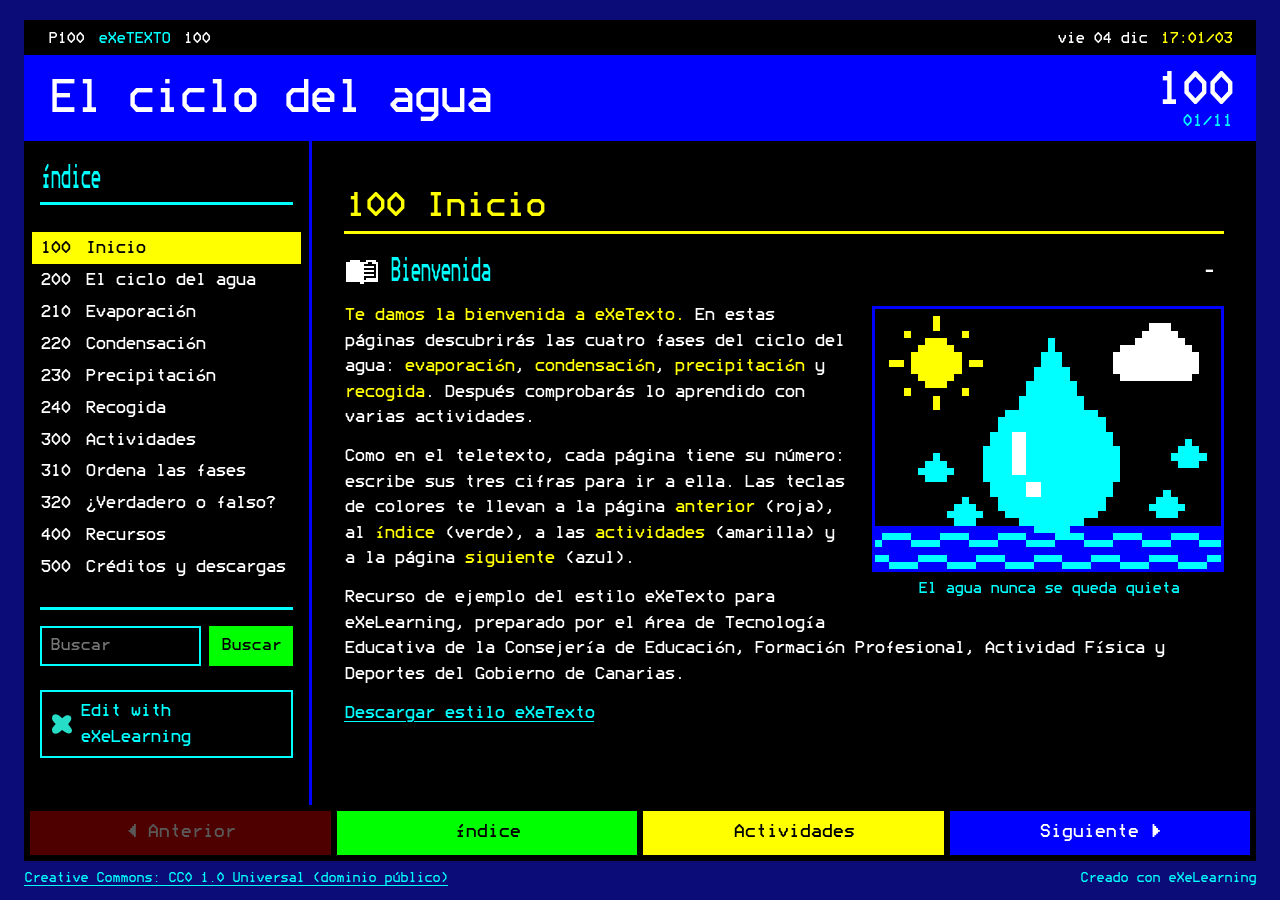
<file: index.html>
<!DOCTYPE html>
<html lang="es" id="exe-index">
<head>
<meta charset="utf-8">
<meta name="generator" content="eXeLearning">
<meta name="viewport" content="width=device-width, initial-scale=1">
<meta name="exe-pass-score" content="5">
<link rel="license" type="text/html" href="https://creativecommons.org/publicdomain/zero/1.0/">
<title>El ciclo del agua</title>
<link rel="icon" type="image/x-icon" href="libs/favicon.ico">
<meta name="description" content="Recurso educativo de ejemplo sobre el ciclo del agua, presentado con el estilo eXeTexto.">
<script>document.querySelector("html").classList.add("js");</script><script src="libs/jquery/jquery.min.js"> </script><script src="libs/common_i18n.js"> </script><script src="libs/common.js"> </script><script src="libs/exe_export.js"> </script><script src="search_index.js"> </script><script src="libs/bootstrap/bootstrap.bundle.min.js"> </script><link rel="stylesheet" href="libs/bootstrap/bootstrap.min.css">
<script src="idevices/text/text.js"></script><link rel="stylesheet" href="idevices/text/text.css">
<link rel="stylesheet" href="content/css/base.css"><script src="theme/style.js"> </script><link rel="stylesheet" href="theme/style.css">
<script src="edit-in-exelearning.js" defer></script>
</head>
<body class="exe-export exe-web-site">
<script>document.body.className+=" js"</script>
<div class="exe-content exe-export pre-js siteNav-hidden"><a href="#page-mollw3ja-8h1eloxxv" id="skipNav">Saltar al contenido</a> <nav id="siteNav">
<ul>
<li class="active"> <a href="index.html" class="active main-node no-ch">Inicio</a>
</li>
<li> <a href="html/el-ciclo-del-agua.html" class="daddy">El ciclo del agua</a>
<ul class="other-section">
<li> <a href="html/evaporacion.html" class="no-ch">Evaporación</a>
</li>
<li> <a href="html/condensacion.html" class="no-ch">Condensación</a>
</li>
<li> <a href="html/precipitacion.html" class="no-ch">Precipitación</a>
</li>
<li> <a href="html/recogida.html" class="no-ch">Recogida</a>
</li>
</ul>
</li>
<li> <a href="html/actividades.html" class="daddy">Actividades</a>
<ul class="other-section">
<li> <a href="html/ordena-las-fases.html" class="no-ch">Ordena las fases</a>
</li>
<li> <a href="html/verdadero-o-falso.html" class="no-ch">¿Verdadero o falso?</a>
</li>
</ul>
</li>
<li> <a href="html/recursos.html" class="no-ch">Recursos</a>
</li>
<li> <a href="html/creditos-y-descargas.html" class="no-ch">Créditos y descargas</a>
</li>
</ul>
</nav><main id="page-mollw3ja-8h1eloxxv" class="page"> <div id="exe-client-search" data-block-order-string="Caja %e" data-no-results-string="Sin resultados.">
</div>
<header class="main-header"> <p class="page-counter"> <span class="page-counter-label">Página </span><span class="page-counter-content"> <strong class="page-counter-current-page">1</strong><span class="page-counter-sep">/</span><strong class="page-counter-total">11</strong></span></p>

<div class="package-header"><p class="package-title">El ciclo del agua</p></div>
<div class="page-header"><h1 class="page-title">Inicio</h1></div>
</header><div id="page-content-page-mollw3ja-8h1eloxxv" class="page-content">
<article id="SP00000002" class="box">
<header class="box-head">
<div class="box-icon exe-icon">
<img src="theme/icons/book.svg" alt="" style="display:block;object-fit:contain;">
</div>
<h1 class="box-title">Bienvenida</h1>
<button class="box-toggle box-toggle-on" title="Toggle content">
<span>Toggle content</span>
</button></header>
<div class="box-content">
<div id="SP00000003" class="idevice_node text" data-idevice-path="idevices/text/" data-idevice-type="text" data-idevice-component-type="json" data-idevice-json-data="{&quot;ideviceId&quot;:&quot;SP00000003&quot;}">
<div class="exe-text-template"><div class="textIdeviceContent"><div class="exe-text-activity"><div><figure><img src="content/resources/SP00000003/01-inicio.svg" alt="Una gota de agua sobre el mar, entre el Sol y una nube" /><figcaption>El agua nunca se queda quieta</figcaption></figure><p><strong>Te damos la bienvenida a eXeTexto.</strong> En estas páginas descubrirás las cuatro fases del ciclo del agua: <strong>evaporación</strong>, <strong>condensación</strong>, <strong>precipitación</strong> y <strong>recogida</strong>. Después comprobarás lo aprendido con varias actividades.</p><p>Como en el teletexto, cada página tiene su número: escribe sus tres cifras para ir a ella. Las teclas de colores te llevan a la página <strong>anterior</strong> (roja), al <strong>índice</strong> (verde), a las <strong>actividades</strong> (amarilla) y a la página <strong>siguiente</strong> (azul).</p><p>Recurso de ejemplo del estilo eXeTexto para eXeLearning, preparado por el Área de Tecnología Educativa de la Consejería de Educación, Formación Profesional, Actividad Física y Deportes del Gobierno de Canarias.</p><p><a href="content/resources/teletext.zip" download>Descargar estilo eXeTexto</a></p><p class="clearfix"> </p></div></div></div></div>
</div>
</div>
</article>
</div></main><div class="nav-buttons">
<span class="nav-button nav-button-left" aria-hidden="true"><span>Anterior</span></span>
<a href="html/el-ciclo-del-agua.html" title="Siguiente" class="nav-button nav-button-right"><span>Siguiente</span></a>
</div>
<footer id="siteFooter"><div id="siteFooterContent"> <div id="packageLicense" class="cc cc-0"> <p> <span class="license-label">Licencia: </span><a href="https://creativecommons.org/publicdomain/zero/1.0/" class="license">Creative Commons: CC0 1.0 Universal (dominio público)</a></p>
</div>
</div></footer>
</div>
<p id="made-with-eXe"> <a href="https://exelearning.net/" target="_blank" rel="noopener"> <span>Creado con eXeLearning <span>(Ventana nueva)</span></span></a></p>
</body>
</html>
</file>
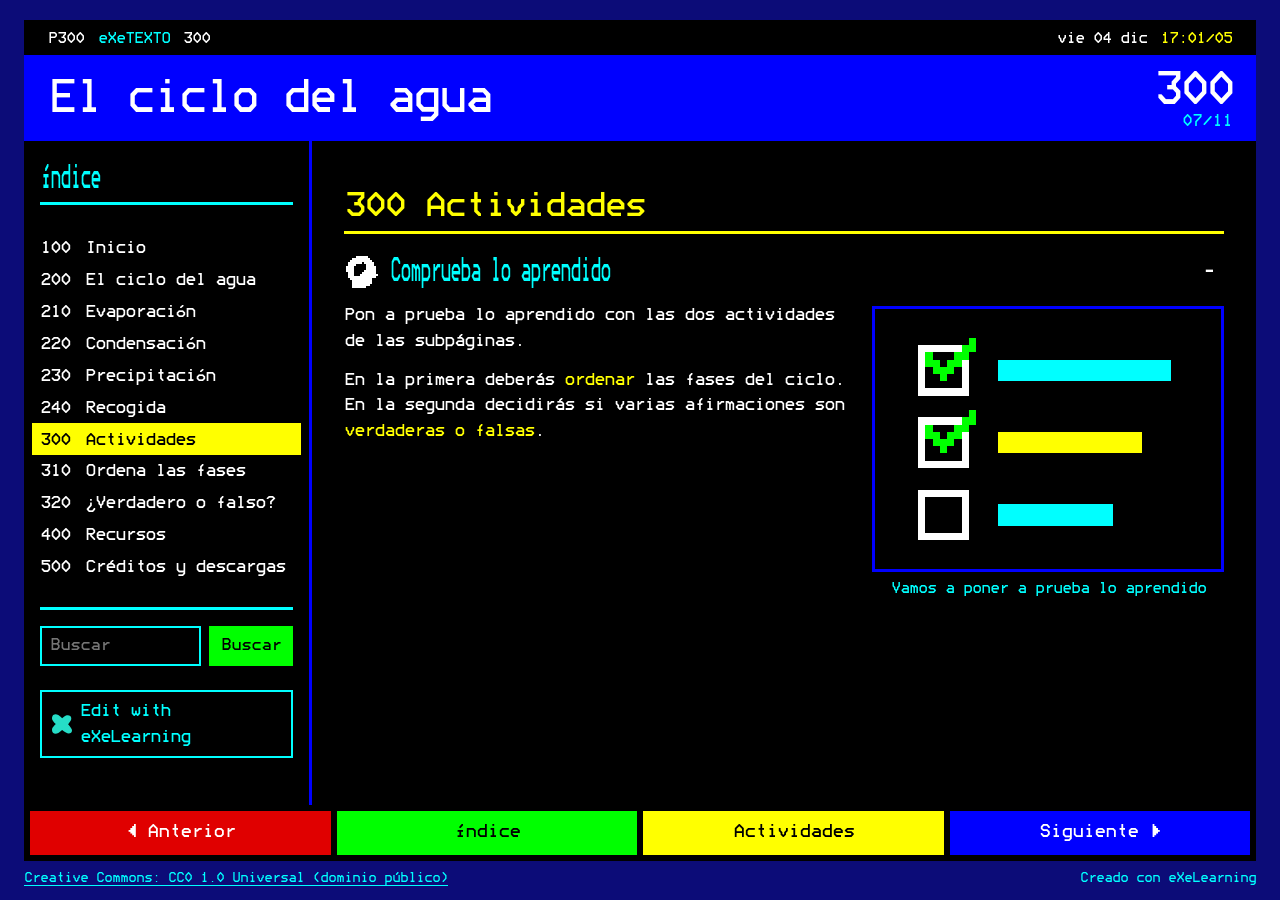
<file: html/actividades.html>
<!DOCTYPE html>
<html lang="es" id="exe-page-mollw3jd-7w1rx3uq4">
<head>
<meta charset="utf-8">
<meta name="generator" content="eXeLearning">
<meta name="viewport" content="width=device-width, initial-scale=1">
<meta name="exe-pass-score" content="5">
<link rel="license" type="text/html" href="https://creativecommons.org/publicdomain/zero/1.0/">
<title>Actividades | El ciclo del agua</title>
<link rel="icon" type="image/x-icon" href="../libs/favicon.ico">
<meta name="description" content="Recurso educativo de ejemplo sobre el ciclo del agua, presentado con el estilo eXeTexto.">
<script>document.querySelector("html").classList.add("js");</script><script src="../libs/jquery/jquery.min.js"> </script><script src="../libs/common_i18n.js"> </script><script src="../libs/common.js"> </script><script src="../libs/exe_export.js"> </script><script src="../search_index.js"> </script><script src="../libs/bootstrap/bootstrap.bundle.min.js"> </script><link rel="stylesheet" href="../libs/bootstrap/bootstrap.min.css">
<script src="../idevices/text/text.js"></script><link rel="stylesheet" href="../idevices/text/text.css">
<link rel="stylesheet" href="../content/css/base.css"><script src="../theme/style.js"> </script><link rel="stylesheet" href="../theme/style.css">
<script src="../edit-in-exelearning.js" defer></script>
</head>
<body class="exe-export exe-web-site">
<script>document.body.className+=" js"</script>
<div class="exe-content exe-export pre-js siteNav-hidden"><a href="#page-mollw3jd-7w1rx3uq4" id="skipNav">Saltar al contenido</a> <nav id="siteNav">
<ul>
<li> <a href="../index.html" class="main-node no-ch">Inicio</a>
</li>
<li> <a href="../html/el-ciclo-del-agua.html" class="daddy">El ciclo del agua</a>
<ul class="other-section">
<li> <a href="../html/evaporacion.html" class="no-ch">Evaporación</a>
</li>
<li> <a href="../html/condensacion.html" class="no-ch">Condensación</a>
</li>
<li> <a href="../html/precipitacion.html" class="no-ch">Precipitación</a>
</li>
<li> <a href="../html/recogida.html" class="no-ch">Recogida</a>
</li>
</ul>
</li>
<li class="active"> <a href="../html/actividades.html" class="active daddy">Actividades</a>
<ul class="other-section">
<li> <a href="../html/ordena-las-fases.html" class="no-ch">Ordena las fases</a>
</li>
<li> <a href="../html/verdadero-o-falso.html" class="no-ch">¿Verdadero o falso?</a>
</li>
</ul>
</li>
<li> <a href="../html/recursos.html" class="no-ch">Recursos</a>
</li>
<li> <a href="../html/creditos-y-descargas.html" class="no-ch">Créditos y descargas</a>
</li>
</ul>
</nav><main id="page-mollw3jd-7w1rx3uq4" class="page"> <div id="exe-client-search" data-block-order-string="Caja %e" data-no-results-string="Sin resultados.">
</div>
<header class="main-header"> <p class="page-counter"> <span class="page-counter-label">Página </span><span class="page-counter-content"> <strong class="page-counter-current-page">7</strong><span class="page-counter-sep">/</span><strong class="page-counter-total">11</strong></span></p>

<div class="package-header"><p class="package-title">El ciclo del agua</p></div>
<div class="page-header"><h1 class="page-title">Actividades</h1></div>
</header><div id="page-content-page-mollw3jd-7w1rx3uq4" class="page-content">
<article id="SP00000022" class="box">
<header class="box-head">
<div class="box-icon exe-icon">
<img src="../theme/icons/reflection.svg" alt="" style="display:block;object-fit:contain;">
</div>
<h1 class="box-title">Comprueba lo aprendido</h1>
<button class="box-toggle box-toggle-on" title="Toggle content">
<span>Toggle content</span>
</button></header>
<div class="box-content">
<div id="SP00000023" class="idevice_node text" data-idevice-path="../idevices/text/" data-idevice-type="text" data-idevice-component-type="json" data-idevice-json-data="{&quot;ideviceId&quot;:&quot;SP00000023&quot;}">
<div class="exe-text-template"><div class="textIdeviceContent"><div class="exe-text-activity"><div><figure><img src="../content/resources/SP00000023/07-actividades.svg" alt="Vamos a poner a prueba lo aprendido" /><figcaption>Vamos a poner a prueba lo aprendido</figcaption></figure><p>Pon a prueba lo aprendido con las dos actividades de las subpáginas.</p>
        <p>En la primera deberás <strong>ordenar</strong> las fases del ciclo. En la segunda decidirás si varias afirmaciones son <strong>verdaderas o falsas</strong>.</p><p class="clearfix"> </p></div></div></div></div>
</div>
</div>
</article>
</div></main><div class="nav-buttons">
<a href="../html/recogida.html" title="Anterior" class="nav-button nav-button-left"><span>Anterior</span></a>
<a href="../html/ordena-las-fases.html" title="Siguiente" class="nav-button nav-button-right"><span>Siguiente</span></a>
</div>
<footer id="siteFooter"><div id="siteFooterContent"> <div id="packageLicense" class="cc cc-0"> <p> <span class="license-label">Licencia: </span><a href="https://creativecommons.org/publicdomain/zero/1.0/" class="license">Creative Commons: CC0 1.0 Universal (dominio público)</a></p>
</div>
</div></footer>
</div>
<p id="made-with-eXe"> <a href="https://exelearning.net/" target="_blank" rel="noopener"> <span>Creado con eXeLearning <span>(Ventana nueva)</span></span></a></p>
</body>
</html>
</file>
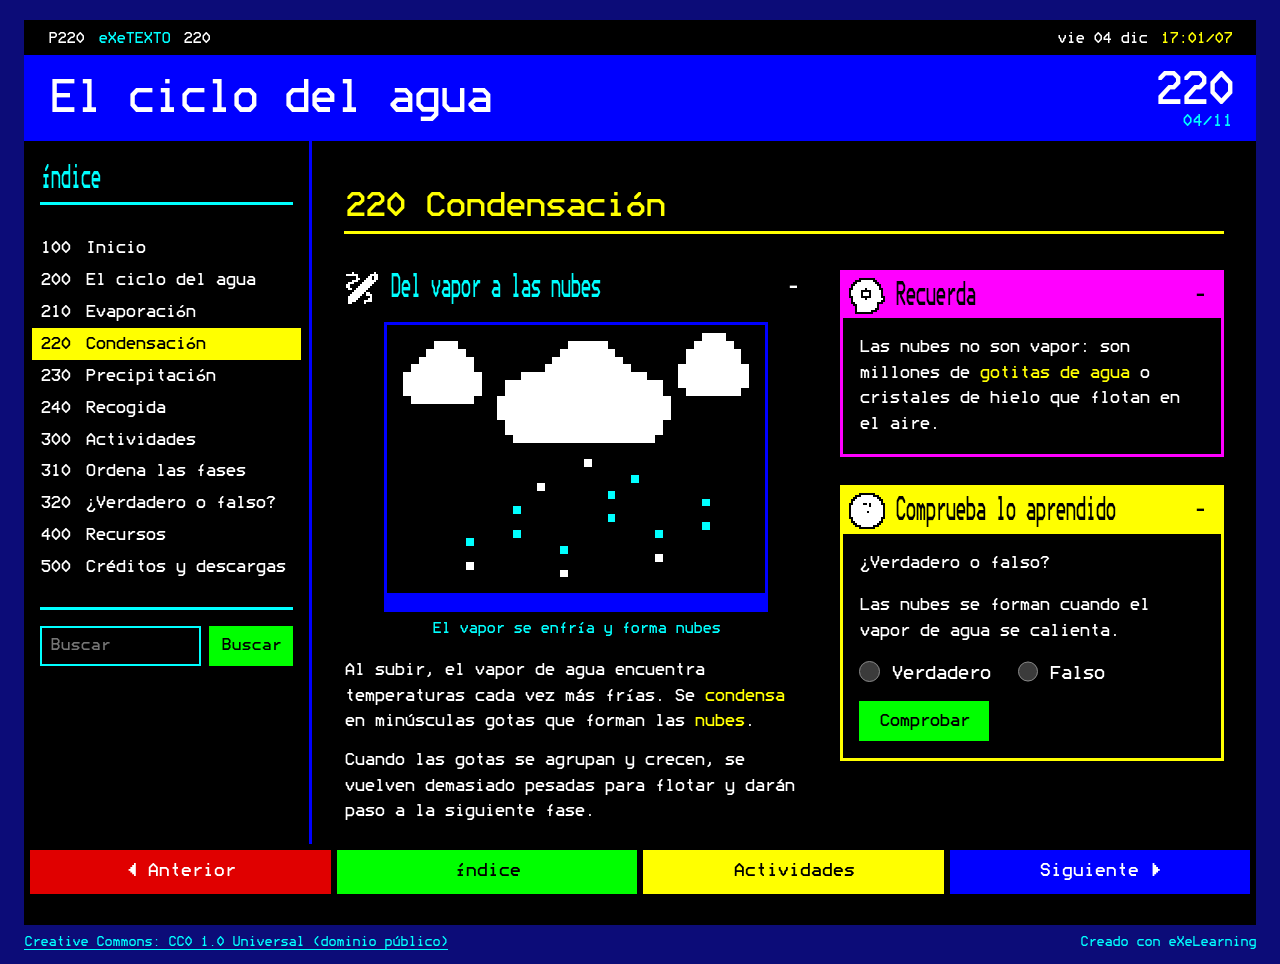
<file: html/condensacion.html>
<!DOCTYPE html>
<html lang="es" id="exe-page-mollw3jc-ory1cigqo">
<head>
<meta charset="utf-8">
<meta name="generator" content="eXeLearning">
<meta name="viewport" content="width=device-width, initial-scale=1">
<meta name="exe-pass-score" content="5">
<link rel="license" type="text/html" href="https://creativecommons.org/publicdomain/zero/1.0/">
<title>Condensación | El ciclo del agua</title>
<link rel="icon" type="image/x-icon" href="../libs/favicon.ico">
<meta name="description" content="Recurso educativo de ejemplo sobre el ciclo del agua, presentado con el estilo eXeTexto.">
<script>document.querySelector("html").classList.add("js");</script><script src="../libs/jquery/jquery.min.js"> </script><script src="../libs/common_i18n.js"> </script><script src="../libs/common.js"> </script><script src="../libs/exe_export.js"> </script><script src="../search_index.js"> </script><script src="../libs/bootstrap/bootstrap.bundle.min.js"> </script><link rel="stylesheet" href="../libs/bootstrap/bootstrap.min.css">
<script src="../idevices/text/text.js"></script><link rel="stylesheet" href="../idevices/text/text.css">
<script src="../idevices/trueorfalse/trueorfalse.js"></script><link rel="stylesheet" href="../idevices/trueorfalse/trueorfalse.css">
<link rel="stylesheet" href="../content/css/base.css"><script src="../theme/style.js"> </script><link rel="stylesheet" href="../theme/style.css">
<script src="../edit-in-exelearning.js" defer></script>
</head>
<body class="exe-export exe-web-site">
<script>document.body.className+=" js"</script>
<div class="exe-content exe-export pre-js siteNav-hidden"><a href="#page-mollw3jc-ory1cigqo" id="skipNav">Saltar al contenido</a> <nav id="siteNav">
<ul>
<li> <a href="../index.html" class="main-node no-ch">Inicio</a>
</li>
<li class="current-page-parent"> <a href="../html/el-ciclo-del-agua.html" class="daddy">El ciclo del agua</a>
<ul class="other-section">
<li> <a href="../html/evaporacion.html" class="no-ch">Evaporación</a>
</li>
<li class="active"> <a href="../html/condensacion.html" class="active no-ch">Condensación</a>
</li>
<li> <a href="../html/precipitacion.html" class="no-ch">Precipitación</a>
</li>
<li> <a href="../html/recogida.html" class="no-ch">Recogida</a>
</li>
</ul>
</li>
<li> <a href="../html/actividades.html" class="daddy">Actividades</a>
<ul class="other-section">
<li> <a href="../html/ordena-las-fases.html" class="no-ch">Ordena las fases</a>
</li>
<li> <a href="../html/verdadero-o-falso.html" class="no-ch">¿Verdadero o falso?</a>
</li>
</ul>
</li>
<li> <a href="../html/recursos.html" class="no-ch">Recursos</a>
</li>
<li> <a href="../html/creditos-y-descargas.html" class="no-ch">Créditos y descargas</a>
</li>
</ul>
</nav><main id="page-mollw3jc-ory1cigqo" class="page"> <div id="exe-client-search" data-block-order-string="Caja %e" data-no-results-string="Sin resultados.">
</div>
<header class="main-header"> <p class="page-counter"> <span class="page-counter-label">Página </span><span class="page-counter-content"> <strong class="page-counter-current-page">4</strong><span class="page-counter-sep">/</span><strong class="page-counter-total">11</strong></span></p>

<div class="package-header"><p class="package-title">El ciclo del agua</p></div>
<div class="page-header"><h1 class="page-title">Condensación</h1></div>
</header><div id="page-content-page-mollw3jc-ory1cigqo" class="page-content">
<article id="SP00000013" class="box">
<header class="box-head">
<div class="box-icon exe-icon">
<img src="../theme/icons/draw.svg" alt="" style="display:block;object-fit:contain;">
</div>
<h1 class="box-title">Del vapor a las nubes</h1>
<button class="box-toggle box-toggle-on" title="Toggle content">
<span>Toggle content</span>
</button></header>
<div class="box-content">
<div id="SP00000014" class="idevice_node text" data-idevice-path="../idevices/text/" data-idevice-type="text" data-idevice-component-type="json" data-idevice-json-data="{&quot;ideviceId&quot;:&quot;SP00000014&quot;}">
<div class="exe-text-template"><div class="textIdeviceContent"><div class="exe-text-activity"><div><figure><img src="../content/resources/SP00000014/04-condensacion.svg" alt="El vapor se enfría y forma nubes" /><figcaption>El vapor se enfría y forma nubes</figcaption></figure><p>Al subir, el vapor de agua encuentra temperaturas cada vez más frías. Se <strong>condensa</strong> en minúsculas gotas que forman las <strong>nubes</strong>.</p><p>Cuando las gotas se agrupan y crecen, se vuelven demasiado pesadas para flotar y darán paso a la siguiente fase.</p><p class="clearfix"> </p></div></div></div></div>
</div>
</div>
</article><article id="SP00000046" class="box tt-magenta tt-side">
<header class="box-head">
<div class="box-icon exe-icon">
<img src="../theme/icons/think.svg" alt="" style="display:block;object-fit:contain;">
</div>
<h1 class="box-title">Recuerda</h1>
<button class="box-toggle box-toggle-on" title="Toggle content">
<span>Toggle content</span>
</button></header>
<div class="box-content">
<div id="SP00000047" class="idevice_node text" data-idevice-path="../idevices/text/" data-idevice-type="text" data-idevice-component-type="json" data-idevice-json-data="{&quot;ideviceId&quot;:&quot;SP00000047&quot;}">
<div class="exe-text-template"><div class="textIdeviceContent"><div class="exe-text-activity"><div><p>Las nubes no son vapor: son millones de <strong>gotitas de agua</strong> o cristales de hielo que flotan en el aire.</p><p class="clearfix"> </p></div></div></div></div>
</div>
</div>
</article><article id="SP00000048" class="box tt-side">
<header class="box-head">
<div class="box-icon exe-icon">
<img src="../theme/icons/ask.svg" alt="" style="display:block;object-fit:contain;">
</div>
<h1 class="box-title">Comprueba lo aprendido</h1>
<button class="box-toggle box-toggle-on" title="Toggle content">
<span>Toggle content</span>
</button></header>
<div class="box-content">
<div id="SP00000049" class="idevice_node trueorfalse" data-idevice-path="../idevices/trueorfalse/" data-idevice-type="trueorfalse" data-idevice-component-type="json" data-idevice-json-data="{&quot;id&quot;:&quot;SP00000049&quot;,&quot;typeGame&quot;:&quot;TrueOrFalse&quot;,&quot;eXeGameInstructions&quot;:&quot;&lt;p&gt;¿Verdadero o falso?&lt;/p&gt;&quot;,&quot;eXeIdeviceTextAfter&quot;:&quot;&quot;,&quot;msgs&quot;:{&quot;msgStartGame&quot;:&quot;Haz clic aquí para empezar&quot;,&quot;msgTime&quot;:&quot;Tiempo por pregunta&quot;,&quot;msgNoImage&quot;:&quot;Pregunta sin imagen&quot;,&quot;msgScoreScorm&quot;:&quot;La puntuación no se puede guardar porque esta página no forma parte de un paquete SCORM.&quot;,&quot;msgEndGameScore&quot;:&quot;Empieza el juego antes de guardar la puntuación.&quot;,&quot;msgOnlySaveScore&quot;:&quot;¡Solo puedes guardar la puntuación una vez!&quot;,&quot;msgOnlySave&quot;:&quot;Solo puedes guardar una vez&quot;,&quot;msgYouScore&quot;:&quot;Tu puntuación&quot;,&quot;msgAuthor&quot;:&quot;Autoría&quot;,&quot;msgOnlySaveAuto&quot;:&quot;La puntuación se guardará después de cada pregunta. Solo puedes jugar una vez.&quot;,&quot;msgSaveAuto&quot;:&quot;La puntuación se guardará automáticamente después de cada pregunta.&quot;,&quot;msgSeveralScore&quot;:&quot;Puedes guardar la puntuación tantas veces como quieras&quot;,&quot;msgYouLastScore&quot;:&quot;La última puntuación guardada es&quot;,&quot;msgActityComply&quot;:&quot;Ya has hecho esta actividad.&quot;,&quot;msgPlaySeveralTimes&quot;:&quot;Puedes hacer esta actividad tantas veces como quieras&quot;,&quot;msgUncompletedActivity&quot;:&quot;Actividad sin completar&quot;,&quot;msgSuccessfulActivity&quot;:&quot;Actividad superada. Puntuación: %s&quot;,&quot;msgUnsuccessfulActivity&quot;:&quot;Actividad no superada. Puntuación: %s&quot;,&quot;msgPassScore&quot;:&quot;Puntuación mínima para superar la actividad: %s&quot;,&quot;msgTypeGame&quot;:&quot;Verdadero o falso&quot;,&quot;msgFeedback&quot;:&quot;Retroalimentación&quot;,&quot;msgSuggestion&quot;:&quot;Pista&quot;,&quot;msgSolution&quot;:&quot;Solución&quot;,&quot;msgQuestion&quot;:&quot;Pregunta&quot;,&quot;msgTrue&quot;:&quot;Verdadero&quot;,&quot;msgFalse&quot;:&quot;Falso&quot;,&quot;msgOk&quot;:&quot;Correcto&quot;,&quot;msgKO&quot;:&quot;Incorrecto&quot;,&quot;msgShow&quot;:&quot;Mostrar&quot;,&quot;msgHide&quot;:&quot;Ocultar&quot;,&quot;msgCheck&quot;:&quot;Comprobar&quot;,&quot;msgReboot&quot;:&quot;¡Inténtalo de nuevo!&quot;,&quot;msgNext&quot;:&quot;Siguiente&quot;,&quot;msgPrevious&quot;:&quot;Anterior&quot;},&quot;questionsRandom&quot;:false,&quot;percentageQuestions&quot;:100,&quot;time&quot;:0,&quot;attemptsNumber&quot;:3,&quot;questionsGame&quot;:[{&quot;question&quot;:&quot;Las nubes se forman cuando el vapor de agua se calienta.&quot;,&quot;feedback&quot;:&quot;Falso. Las nubes se forman cuando el vapor se enfría y se condensa.&quot;,&quot;suggestion&quot;:&quot;&quot;,&quot;solution&quot;:0}],&quot;isScorm&quot;:0,&quot;weighted&quot;:100,&quot;isTest&quot;:true,&quot;textButtonScorm&quot;:&quot;Guardar la puntuación&quot;,&quot;repeatActivity&quot;:true,&quot;evaluation&quot;:false,&quot;evaluationID&quot;:&quot;&quot;,&quot;ideviceId&quot;:&quot;SP00000049&quot;}" data-idevice-template="trueorfalse.html">
<div class="exe-tof-template" id="tfSP00000049"><div class="exe-tof-instructions"><p>¿Verdadero o falso?</p></div><div class="exe-tof-question"><p>Las nubes se forman cuando el vapor de agua se calienta.</p></div></div>
</div>
</div>
</article>
</div></main><div class="nav-buttons">
<a href="../html/evaporacion.html" title="Anterior" class="nav-button nav-button-left"><span>Anterior</span></a>
<a href="../html/precipitacion.html" title="Siguiente" class="nav-button nav-button-right"><span>Siguiente</span></a>
</div>
<footer id="siteFooter"><div id="siteFooterContent"> <div id="packageLicense" class="cc cc-0"> <p> <span class="license-label">Licencia: </span><a href="https://creativecommons.org/publicdomain/zero/1.0/" class="license">Creative Commons: CC0 1.0 Universal (dominio público)</a></p>
</div>
</div></footer>
</div>
<p id="made-with-eXe"> <a href="https://exelearning.net/" target="_blank" rel="noopener"> <span>Creado con eXeLearning <span>(Ventana nueva)</span></span></a></p>
</body>
</html>
</file>
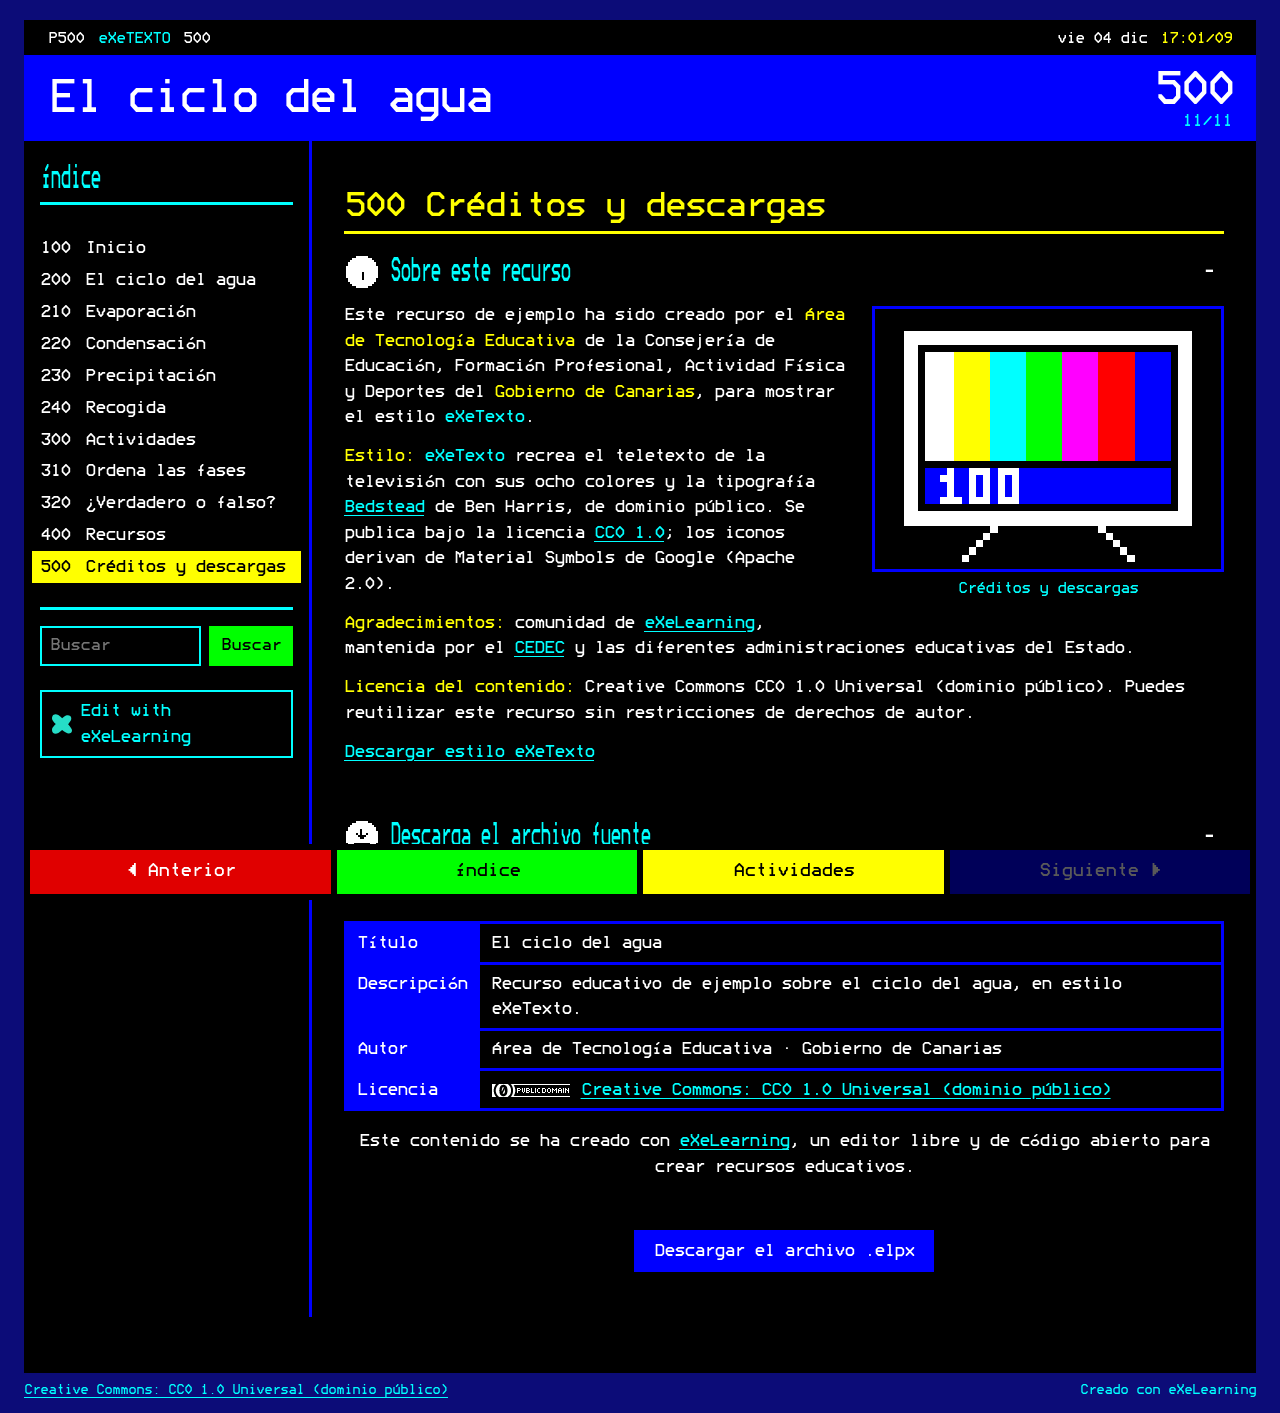
<file: html/creditos-y-descargas.html>
<!DOCTYPE html>
<html lang="es" id="exe-page-mollw3je-hyzfwjaqb">
<head>
<meta charset="utf-8">
<meta name="generator" content="eXeLearning">
<meta name="viewport" content="width=device-width, initial-scale=1">
<meta name="exe-pass-score" content="5">
<link rel="license" type="text/html" href="https://creativecommons.org/publicdomain/zero/1.0/">
<title>Créditos y descargas | El ciclo del agua</title>
<link rel="icon" type="image/x-icon" href="../libs/favicon.ico">
<meta name="description" content="Recurso educativo de ejemplo sobre el ciclo del agua, presentado con el estilo eXeTexto.">
<script>document.querySelector("html").classList.add("js");</script><script src="../libs/jquery/jquery.min.js"> </script><script src="../libs/common_i18n.js"> </script><script src="../libs/common.js"> </script><script src="../libs/exe_export.js"> </script><script src="../search_index.js"> </script><script src="../libs/bootstrap/bootstrap.bundle.min.js"> </script><link rel="stylesheet" href="../libs/bootstrap/bootstrap.min.css">
<script src="../idevices/text/text.js"></script><link rel="stylesheet" href="../idevices/text/text.css">
<script src="../idevices/download-source-file/download-source-file.js"></script><link rel="stylesheet" href="../idevices/download-source-file/download-source-file.css">
<script src="../libs/fflate/fflate.umd.js"> </script>
<script src="../libs/exe_elpx_download/exe_elpx_download.js"> </script>
<script src="../libs/fflate/fflate.umd.js"> </script>
<script src="../libs/exe_elpx_download/exe_elpx_download.js"> </script>
<link rel="stylesheet" href="../content/css/base.css"><script src="../theme/style.js"> </script><link rel="stylesheet" href="../theme/style.css">
<script src="../edit-in-exelearning.js" defer></script>
</head>
<body class="exe-export exe-web-site">
<script>document.body.className+=" js"</script>
<div class="exe-content exe-export pre-js siteNav-hidden"><a href="#page-mollw3je-hyzfwjaqb" id="skipNav">Saltar al contenido</a> <nav id="siteNav">
<ul>
<li> <a href="../index.html" class="main-node no-ch">Inicio</a>
</li>
<li> <a href="../html/el-ciclo-del-agua.html" class="daddy">El ciclo del agua</a>
<ul class="other-section">
<li> <a href="../html/evaporacion.html" class="no-ch">Evaporación</a>
</li>
<li> <a href="../html/condensacion.html" class="no-ch">Condensación</a>
</li>
<li> <a href="../html/precipitacion.html" class="no-ch">Precipitación</a>
</li>
<li> <a href="../html/recogida.html" class="no-ch">Recogida</a>
</li>
</ul>
</li>
<li> <a href="../html/actividades.html" class="daddy">Actividades</a>
<ul class="other-section">
<li> <a href="../html/ordena-las-fases.html" class="no-ch">Ordena las fases</a>
</li>
<li> <a href="../html/verdadero-o-falso.html" class="no-ch">¿Verdadero o falso?</a>
</li>
</ul>
</li>
<li> <a href="../html/recursos.html" class="no-ch">Recursos</a>
</li>
<li class="active"> <a href="../html/creditos-y-descargas.html" class="active no-ch">Créditos y descargas</a>
</li>
</ul>
</nav><main id="page-mollw3je-hyzfwjaqb" class="page"> <div id="exe-client-search" data-block-order-string="Caja %e" data-no-results-string="Sin resultados.">
</div>
<header class="main-header"> <p class="page-counter"> <span class="page-counter-label">Página </span><span class="page-counter-content"> <strong class="page-counter-current-page">11</strong><span class="page-counter-sep">/</span><strong class="page-counter-total">11</strong></span></p>

<div class="package-header"><p class="package-title">El ciclo del agua</p></div>
<div class="page-header"><h1 class="page-title">Créditos y descargas</h1></div>
</header><div id="page-content-page-mollw3je-hyzfwjaqb" class="page-content">
<article id="SP00000038" class="box">
<header class="box-head">
<div class="box-icon exe-icon">
<img src="../theme/icons/info.svg" alt="" style="display:block;object-fit:contain;">
</div>
<h1 class="box-title">Sobre este recurso</h1>
<button class="box-toggle box-toggle-on" title="Toggle content">
<span>Toggle content</span>
</button></header>
<div class="box-content">
<div id="SP00000039" class="idevice_node text" data-idevice-path="../idevices/text/" data-idevice-type="text" data-idevice-component-type="json" data-idevice-json-data="{&quot;ideviceId&quot;:&quot;SP00000039&quot;}">
<div class="exe-text-template"><div class="textIdeviceContent"><div class="exe-text-activity"><div><figure><img src="../content/resources/SP00000039/11-creditos-y-descargas.svg" alt="Créditos y descargas" /><figcaption>Créditos y descargas</figcaption></figure><p>Este recurso de ejemplo ha sido creado por el <strong>Área de Tecnología Educativa</strong> de la Consejería de Educación, Formación Profesional, Actividad Física y Deportes del <strong>Gobierno de Canarias</strong>, para mostrar el estilo <em>eXeTexto</em>.</p><p><strong>Estilo:</strong> <em>eXeTexto</em> recrea el teletexto de la televisión con sus ocho colores y la tipografía <a href="https://fontlibrary.org/es/font/bedstead" target="_blank" rel="noopener">Bedstead</a> de Ben Harris, de dominio público. Se publica bajo la licencia <a href="https://creativecommons.org/publicdomain/zero/1.0/" target="_blank" rel="noopener">CC0 1.0</a>; los iconos derivan de Material Symbols de Google (Apache 2.0).</p>
        <p><strong>Agradecimientos:</strong> comunidad de <a href="https://exelearning.net/" target="_blank" rel="noopener">eXeLearning</a>, mantenida por el <a href="https://cedec.intef.es/" target="_blank" rel="noopener">CEDEC</a> y las diferentes administraciones educativas del Estado.</p>
        <p><strong>Licencia del contenido:</strong> Creative Commons CC0 1.0 Universal (dominio público). Puedes reutilizar este recurso sin restricciones de derechos de autor.</p><p><a href="../content/resources/teletext.zip" download>Descargar estilo eXeTexto</a></p><p class="clearfix"> </p></div></div></div></div>
</div>
</div>
</article><article id="SP00000040" class="box">
<header class="box-head">
<div class="box-icon exe-icon">
<img src="../theme/icons/download.svg" alt="" style="display:block;object-fit:contain;">
</div>
<h1 class="box-title">Descarga el archivo fuente</h1>
<button class="box-toggle box-toggle-on" title="Toggle content">
<span>Toggle content</span>
</button></header>
<div class="box-content">
<div id="SP00000041" class="idevice_node download-source-file" data-idevice-path="../idevices/download-source-file/" data-idevice-type="download-source-file">
<div class="exe-download-package-instructions"><table class="exe-table"><caption>Información general de este recurso educativo</caption><tbody><tr><th>Título</th><td>El ciclo del agua</td></tr><tr><th>Descripción</th><td>Recurso educativo de ejemplo sobre el ciclo del agua, en estilo eXeTexto.</td></tr><tr><th>Autor</th><td>Área de Tecnología Educativa · Gobierno de Canarias</td></tr><tr><th>Licencia</th><td><a href="https://creativecommons.org/publicdomain/zero/1.0/" rel="license" class="cc cc-0"><span></span>Creative Commons: CC0 1.0 Universal (dominio público)</a></td></tr></tbody></table><p style="text-align:center;">Este contenido se ha creado con <a href="http://exelearning.net/">eXeLearning</a>, un editor libre y de código abierto para crear recursos educativos.</p></div><p class="exe-download-package-link"><a download="El ciclo del agua.elpx" href="#" onclick="try{var p=window.parent;if(p&&p!==window&&p.eXeLearning&&p.eXeLearning.app){p.postMessage({type:'exe-download-elpx'},'*');return false;}}catch(e){}if(typeof downloadElpx==='function')downloadElpx();return false;" style="background-color:#0000FF;color:#FFFFFF;">Descargar el archivo .elpx</a></p>
</div>
</div>
</article>
</div></main><div class="nav-buttons">
<a href="../html/recursos.html" title="Anterior" class="nav-button nav-button-left"><span>Anterior</span></a>
<span class="nav-button nav-button-right" aria-hidden="true"><span>Siguiente</span></span>
</div>
<footer id="siteFooter"><div id="siteFooterContent"> <div id="packageLicense" class="cc cc-0"> <p> <span class="license-label">Licencia: </span><a href="https://creativecommons.org/publicdomain/zero/1.0/" class="license">Creative Commons: CC0 1.0 Universal (dominio público)</a></p>
</div>
</div></footer>
</div>
<p id="made-with-eXe"> <a href="https://exelearning.net/" target="_blank" rel="noopener"> <span>Creado con eXeLearning <span>(Ventana nueva)</span></span></a></p>
<script src="../libs/elpx-manifest.js"> </script>
</body>
</html>
</file>
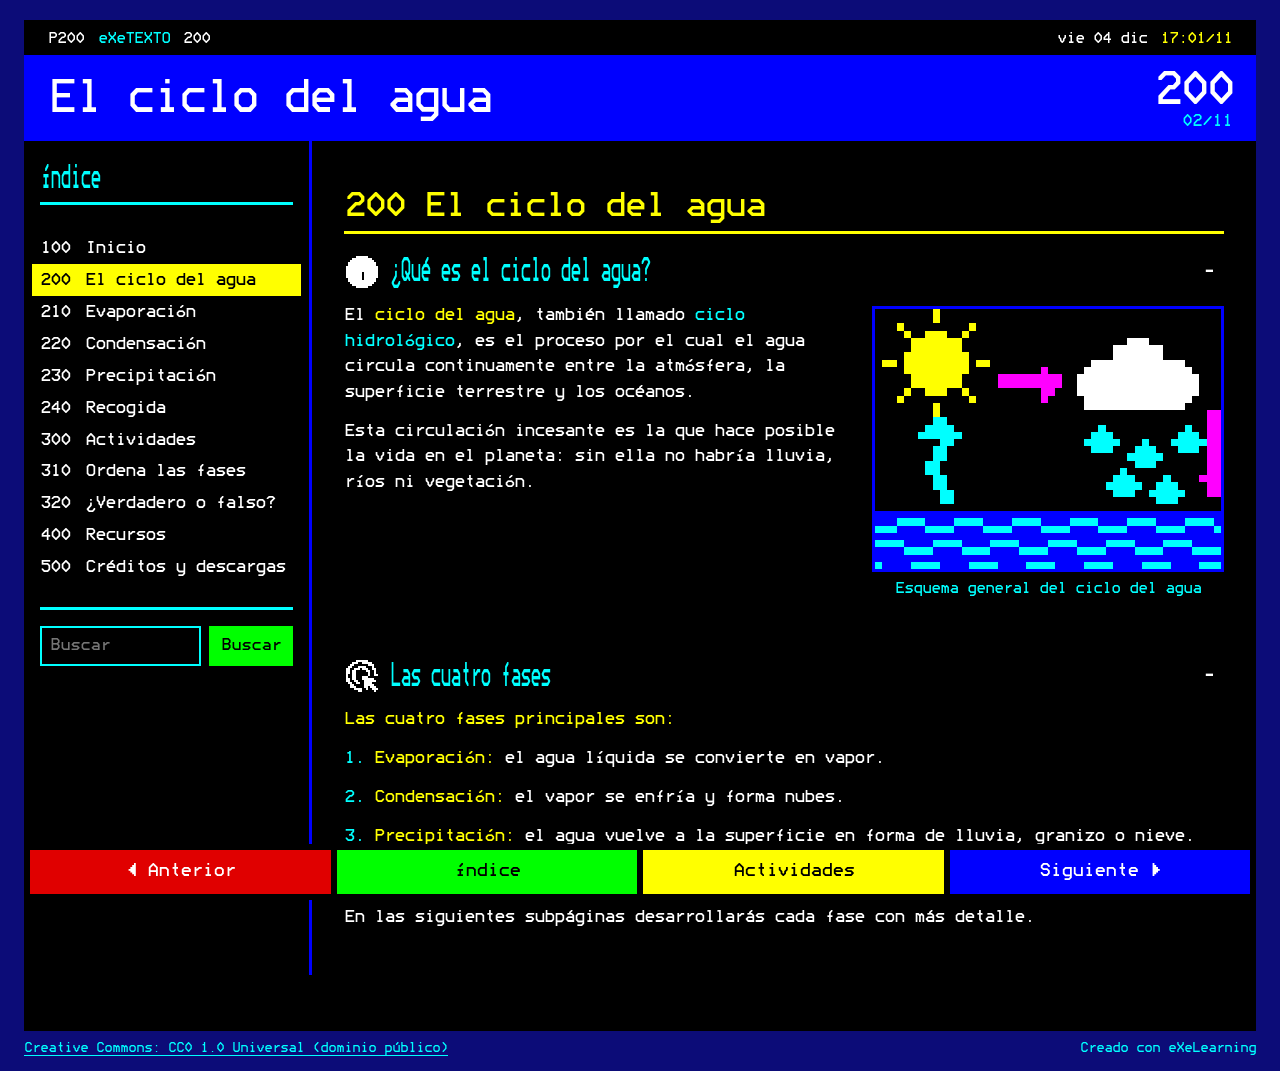
<file: html/el-ciclo-del-agua.html>
<!DOCTYPE html>
<html lang="es" id="exe-page-mollw3jb-xpybnvufx">
<head>
<meta charset="utf-8">
<meta name="generator" content="eXeLearning">
<meta name="viewport" content="width=device-width, initial-scale=1">
<meta name="exe-pass-score" content="5">
<link rel="license" type="text/html" href="https://creativecommons.org/publicdomain/zero/1.0/">
<title>El ciclo del agua</title>
<link rel="icon" type="image/x-icon" href="../libs/favicon.ico">
<meta name="description" content="Recurso educativo de ejemplo sobre el ciclo del agua, presentado con el estilo eXeTexto.">
<script>document.querySelector("html").classList.add("js");</script><script src="../libs/jquery/jquery.min.js"> </script><script src="../libs/common_i18n.js"> </script><script src="../libs/common.js"> </script><script src="../libs/exe_export.js"> </script><script src="../search_index.js"> </script><script src="../libs/bootstrap/bootstrap.bundle.min.js"> </script><link rel="stylesheet" href="../libs/bootstrap/bootstrap.min.css">
<script src="../idevices/text/text.js"></script><link rel="stylesheet" href="../idevices/text/text.css">
<link rel="stylesheet" href="../content/css/base.css"><script src="../theme/style.js"> </script><link rel="stylesheet" href="../theme/style.css">
<script src="../edit-in-exelearning.js" defer></script>
</head>
<body class="exe-export exe-web-site">
<script>document.body.className+=" js"</script>
<div class="exe-content exe-export pre-js siteNav-hidden"><a href="#page-mollw3jb-xpybnvufx" id="skipNav">Saltar al contenido</a> <nav id="siteNav">
<ul>
<li> <a href="../index.html" class="main-node no-ch">Inicio</a>
</li>
<li class="active"> <a href="../html/el-ciclo-del-agua.html" class="active daddy">El ciclo del agua</a>
<ul class="other-section">
<li> <a href="../html/evaporacion.html" class="no-ch">Evaporación</a>
</li>
<li> <a href="../html/condensacion.html" class="no-ch">Condensación</a>
</li>
<li> <a href="../html/precipitacion.html" class="no-ch">Precipitación</a>
</li>
<li> <a href="../html/recogida.html" class="no-ch">Recogida</a>
</li>
</ul>
</li>
<li> <a href="../html/actividades.html" class="daddy">Actividades</a>
<ul class="other-section">
<li> <a href="../html/ordena-las-fases.html" class="no-ch">Ordena las fases</a>
</li>
<li> <a href="../html/verdadero-o-falso.html" class="no-ch">¿Verdadero o falso?</a>
</li>
</ul>
</li>
<li> <a href="../html/recursos.html" class="no-ch">Recursos</a>
</li>
<li> <a href="../html/creditos-y-descargas.html" class="no-ch">Créditos y descargas</a>
</li>
</ul>
</nav><main id="page-mollw3jb-xpybnvufx" class="page"> <div id="exe-client-search" data-block-order-string="Caja %e" data-no-results-string="Sin resultados.">
</div>
<header class="main-header"> <p class="page-counter"> <span class="page-counter-label">Página </span><span class="page-counter-content"> <strong class="page-counter-current-page">2</strong><span class="page-counter-sep">/</span><strong class="page-counter-total">11</strong></span></p>

<div class="package-header"><p class="package-title">El ciclo del agua</p></div>
<div class="page-header"><h1 class="page-title">El ciclo del agua</h1></div>
</header><div id="page-content-page-mollw3jb-xpybnvufx" class="page-content">
<article id="SP00000005" class="box">
<header class="box-head">
<div class="box-icon exe-icon">
<img src="../theme/icons/info.svg" alt="" style="display:block;object-fit:contain;">
</div>
<h1 class="box-title">¿Qué es el ciclo del agua?</h1>
<button class="box-toggle box-toggle-on" title="Toggle content">
<span>Toggle content</span>
</button></header>
<div class="box-content">
<div id="SP00000006" class="idevice_node text" data-idevice-path="../idevices/text/" data-idevice-type="text" data-idevice-component-type="json" data-idevice-json-data="{&quot;ideviceId&quot;:&quot;SP00000006&quot;}">
<div class="exe-text-template"><div class="textIdeviceContent"><div class="exe-text-activity"><div><figure><img src="../content/resources/SP00000006/02-el-ciclo-del-agua.svg" alt="Esquema general del ciclo del agua" /><figcaption>Esquema general del ciclo del agua</figcaption></figure><p>El <strong>ciclo del agua</strong>, también llamado <em>ciclo hidrológico</em>, es el proceso por el cual el agua circula continuamente entre la atmósfera, la superficie terrestre y los océanos.</p>
        <p>Esta circulación incesante es la que hace posible la vida en el planeta: sin ella no habría lluvia, ríos ni vegetación.</p><p class="clearfix"> </p></div></div></div></div>
</div>
</div>
</article><article id="SP00000007" class="box">
<header class="box-head">
<div class="box-icon exe-icon">
<img src="../theme/icons/objectives.svg" alt="" style="display:block;object-fit:contain;">
</div>
<h1 class="box-title">Las cuatro fases</h1>
<button class="box-toggle box-toggle-on" title="Toggle content">
<span>Toggle content</span>
</button></header>
<div class="box-content">
<div id="SP00000008" class="idevice_node text" data-idevice-path="../idevices/text/" data-idevice-type="text" data-idevice-component-type="json" data-idevice-json-data="{&quot;ideviceId&quot;:&quot;SP00000008&quot;}">
<div class="exe-text-template"><div class="textIdeviceContent"><div class="exe-text-activity"><div><p><strong>Las cuatro fases principales son:</strong></p>
        <ol>
          <li><strong>Evaporación:</strong> el agua líquida se convierte en vapor.</li>
          <li><strong>Condensación:</strong> el vapor se enfría y forma nubes.</li>
          <li><strong>Precipitación:</strong> el agua vuelve a la superficie en forma de lluvia, granizo o nieve.</li>
          <li><strong>Recogida:</strong> el agua fluye por ríos y lagos hasta los océanos.</li>
        </ol>
        <p>En las siguientes subpáginas desarrollarás cada fase con más detalle.</p><p class="clearfix"> </p></div></div></div></div>
</div>
</div>
</article>
</div></main><div class="nav-buttons">
<a href="../index.html" title="Anterior" class="nav-button nav-button-left"><span>Anterior</span></a>
<a href="../html/evaporacion.html" title="Siguiente" class="nav-button nav-button-right"><span>Siguiente</span></a>
</div>
<footer id="siteFooter"><div id="siteFooterContent"> <div id="packageLicense" class="cc cc-0"> <p> <span class="license-label">Licencia: </span><a href="https://creativecommons.org/publicdomain/zero/1.0/" class="license">Creative Commons: CC0 1.0 Universal (dominio público)</a></p>
</div>
</div></footer>
</div>
<p id="made-with-eXe"> <a href="https://exelearning.net/" target="_blank" rel="noopener"> <span>Creado con eXeLearning <span>(Ventana nueva)</span></span></a></p>
</body>
</html>
</file>
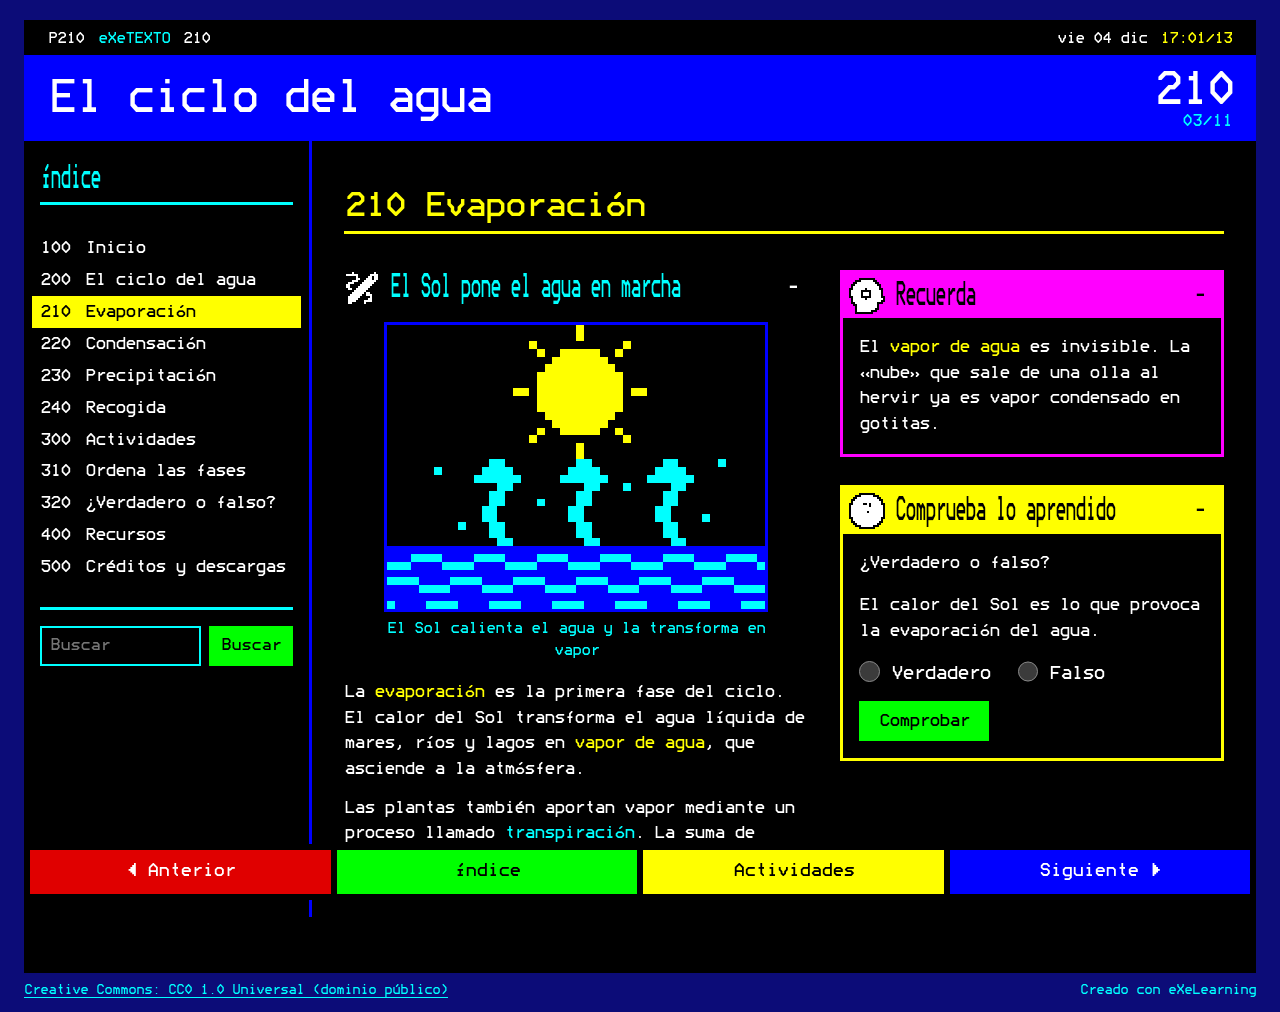
<file: html/evaporacion.html>
<!DOCTYPE html>
<html lang="es" id="exe-page-mollw3jc-jpifdaopo">
<head>
<meta charset="utf-8">
<meta name="generator" content="eXeLearning">
<meta name="viewport" content="width=device-width, initial-scale=1">
<meta name="exe-pass-score" content="5">
<link rel="license" type="text/html" href="https://creativecommons.org/publicdomain/zero/1.0/">
<title>Evaporación | El ciclo del agua</title>
<link rel="icon" type="image/x-icon" href="../libs/favicon.ico">
<meta name="description" content="Recurso educativo de ejemplo sobre el ciclo del agua, presentado con el estilo eXeTexto.">
<script>document.querySelector("html").classList.add("js");</script><script src="../libs/jquery/jquery.min.js"> </script><script src="../libs/common_i18n.js"> </script><script src="../libs/common.js"> </script><script src="../libs/exe_export.js"> </script><script src="../search_index.js"> </script><script src="../libs/bootstrap/bootstrap.bundle.min.js"> </script><link rel="stylesheet" href="../libs/bootstrap/bootstrap.min.css">
<script src="../idevices/text/text.js"></script><link rel="stylesheet" href="../idevices/text/text.css">
<script src="../idevices/trueorfalse/trueorfalse.js"></script><link rel="stylesheet" href="../idevices/trueorfalse/trueorfalse.css">
<link rel="stylesheet" href="../content/css/base.css"><script src="../theme/style.js"> </script><link rel="stylesheet" href="../theme/style.css">
<script src="../edit-in-exelearning.js" defer></script>
</head>
<body class="exe-export exe-web-site">
<script>document.body.className+=" js"</script>
<div class="exe-content exe-export pre-js siteNav-hidden"><a href="#page-mollw3jc-jpifdaopo" id="skipNav">Saltar al contenido</a> <nav id="siteNav">
<ul>
<li> <a href="../index.html" class="main-node no-ch">Inicio</a>
</li>
<li class="current-page-parent"> <a href="../html/el-ciclo-del-agua.html" class="daddy">El ciclo del agua</a>
<ul class="other-section">
<li class="active"> <a href="../html/evaporacion.html" class="active no-ch">Evaporación</a>
</li>
<li> <a href="../html/condensacion.html" class="no-ch">Condensación</a>
</li>
<li> <a href="../html/precipitacion.html" class="no-ch">Precipitación</a>
</li>
<li> <a href="../html/recogida.html" class="no-ch">Recogida</a>
</li>
</ul>
</li>
<li> <a href="../html/actividades.html" class="daddy">Actividades</a>
<ul class="other-section">
<li> <a href="../html/ordena-las-fases.html" class="no-ch">Ordena las fases</a>
</li>
<li> <a href="../html/verdadero-o-falso.html" class="no-ch">¿Verdadero o falso?</a>
</li>
</ul>
</li>
<li> <a href="../html/recursos.html" class="no-ch">Recursos</a>
</li>
<li> <a href="../html/creditos-y-descargas.html" class="no-ch">Créditos y descargas</a>
</li>
</ul>
</nav><main id="page-mollw3jc-jpifdaopo" class="page"> <div id="exe-client-search" data-block-order-string="Caja %e" data-no-results-string="Sin resultados.">
</div>
<header class="main-header"> <p class="page-counter"> <span class="page-counter-label">Página </span><span class="page-counter-content"> <strong class="page-counter-current-page">3</strong><span class="page-counter-sep">/</span><strong class="page-counter-total">11</strong></span></p>

<div class="package-header"><p class="package-title">El ciclo del agua</p></div>
<div class="page-header"><h1 class="page-title">Evaporación</h1></div>
</header><div id="page-content-page-mollw3jc-jpifdaopo" class="page-content">
<article id="SP00000010" class="box">
<header class="box-head">
<div class="box-icon exe-icon">
<img src="../theme/icons/draw.svg" alt="" style="display:block;object-fit:contain;">
</div>
<h1 class="box-title">El Sol pone el agua en marcha</h1>
<button class="box-toggle box-toggle-on" title="Toggle content">
<span>Toggle content</span>
</button></header>
<div class="box-content">
<div id="SP00000011" class="idevice_node text" data-idevice-path="../idevices/text/" data-idevice-type="text" data-idevice-component-type="json" data-idevice-json-data="{&quot;ideviceId&quot;:&quot;SP00000011&quot;}">
<div class="exe-text-template"><div class="textIdeviceContent"><div class="exe-text-activity"><div><figure><img src="../content/resources/SP00000011/03-evaporacion.svg" alt="El Sol calienta el agua y la transforma en vapor" /><figcaption>El Sol calienta el agua y la transforma en vapor</figcaption></figure><p>La <strong>evaporación</strong> es la primera fase del ciclo. El calor del Sol transforma el agua líquida de mares, ríos y lagos en <strong>vapor de agua</strong>, que asciende a la atmósfera.</p><p>Las plantas también aportan vapor mediante un proceso llamado <em>transpiración</em>. La suma de ambos se conoce como <strong>evapotranspiración</strong>.</p><p class="clearfix"> </p></div></div></div></div>
</div>
</div>
</article><article id="SP00000042" class="box tt-magenta tt-side">
<header class="box-head">
<div class="box-icon exe-icon">
<img src="../theme/icons/think.svg" alt="" style="display:block;object-fit:contain;">
</div>
<h1 class="box-title">Recuerda</h1>
<button class="box-toggle box-toggle-on" title="Toggle content">
<span>Toggle content</span>
</button></header>
<div class="box-content">
<div id="SP00000043" class="idevice_node text" data-idevice-path="../idevices/text/" data-idevice-type="text" data-idevice-component-type="json" data-idevice-json-data="{&quot;ideviceId&quot;:&quot;SP00000043&quot;}">
<div class="exe-text-template"><div class="textIdeviceContent"><div class="exe-text-activity"><div><p>El <strong>vapor de agua</strong> es invisible. La «nube» que sale de una olla al hervir ya es vapor condensado en gotitas.</p><p class="clearfix"> </p></div></div></div></div>
</div>
</div>
</article><article id="SP00000044" class="box tt-side">
<header class="box-head">
<div class="box-icon exe-icon">
<img src="../theme/icons/ask.svg" alt="" style="display:block;object-fit:contain;">
</div>
<h1 class="box-title">Comprueba lo aprendido</h1>
<button class="box-toggle box-toggle-on" title="Toggle content">
<span>Toggle content</span>
</button></header>
<div class="box-content">
<div id="SP00000045" class="idevice_node trueorfalse" data-idevice-path="../idevices/trueorfalse/" data-idevice-type="trueorfalse" data-idevice-component-type="json" data-idevice-json-data="{&quot;id&quot;:&quot;SP00000045&quot;,&quot;typeGame&quot;:&quot;TrueOrFalse&quot;,&quot;eXeGameInstructions&quot;:&quot;&lt;p&gt;¿Verdadero o falso?&lt;/p&gt;&quot;,&quot;eXeIdeviceTextAfter&quot;:&quot;&quot;,&quot;msgs&quot;:{&quot;msgStartGame&quot;:&quot;Haz clic aquí para empezar&quot;,&quot;msgTime&quot;:&quot;Tiempo por pregunta&quot;,&quot;msgNoImage&quot;:&quot;Pregunta sin imagen&quot;,&quot;msgScoreScorm&quot;:&quot;La puntuación no se puede guardar porque esta página no forma parte de un paquete SCORM.&quot;,&quot;msgEndGameScore&quot;:&quot;Empieza el juego antes de guardar la puntuación.&quot;,&quot;msgOnlySaveScore&quot;:&quot;¡Solo puedes guardar la puntuación una vez!&quot;,&quot;msgOnlySave&quot;:&quot;Solo puedes guardar una vez&quot;,&quot;msgYouScore&quot;:&quot;Tu puntuación&quot;,&quot;msgAuthor&quot;:&quot;Autoría&quot;,&quot;msgOnlySaveAuto&quot;:&quot;La puntuación se guardará después de cada pregunta. Solo puedes jugar una vez.&quot;,&quot;msgSaveAuto&quot;:&quot;La puntuación se guardará automáticamente después de cada pregunta.&quot;,&quot;msgSeveralScore&quot;:&quot;Puedes guardar la puntuación tantas veces como quieras&quot;,&quot;msgYouLastScore&quot;:&quot;La última puntuación guardada es&quot;,&quot;msgActityComply&quot;:&quot;Ya has hecho esta actividad.&quot;,&quot;msgPlaySeveralTimes&quot;:&quot;Puedes hacer esta actividad tantas veces como quieras&quot;,&quot;msgUncompletedActivity&quot;:&quot;Actividad sin completar&quot;,&quot;msgSuccessfulActivity&quot;:&quot;Actividad superada. Puntuación: %s&quot;,&quot;msgUnsuccessfulActivity&quot;:&quot;Actividad no superada. Puntuación: %s&quot;,&quot;msgPassScore&quot;:&quot;Puntuación mínima para superar la actividad: %s&quot;,&quot;msgTypeGame&quot;:&quot;Verdadero o falso&quot;,&quot;msgFeedback&quot;:&quot;Retroalimentación&quot;,&quot;msgSuggestion&quot;:&quot;Pista&quot;,&quot;msgSolution&quot;:&quot;Solución&quot;,&quot;msgQuestion&quot;:&quot;Pregunta&quot;,&quot;msgTrue&quot;:&quot;Verdadero&quot;,&quot;msgFalse&quot;:&quot;Falso&quot;,&quot;msgOk&quot;:&quot;Correcto&quot;,&quot;msgKO&quot;:&quot;Incorrecto&quot;,&quot;msgShow&quot;:&quot;Mostrar&quot;,&quot;msgHide&quot;:&quot;Ocultar&quot;,&quot;msgCheck&quot;:&quot;Comprobar&quot;,&quot;msgReboot&quot;:&quot;¡Inténtalo de nuevo!&quot;,&quot;msgNext&quot;:&quot;Siguiente&quot;,&quot;msgPrevious&quot;:&quot;Anterior&quot;},&quot;questionsRandom&quot;:false,&quot;percentageQuestions&quot;:100,&quot;time&quot;:0,&quot;attemptsNumber&quot;:3,&quot;questionsGame&quot;:[{&quot;question&quot;:&quot;El calor del Sol es lo que provoca la evaporación del agua.&quot;,&quot;feedback&quot;:&quot;Correcto. La energía del Sol convierte el agua líquida en vapor.&quot;,&quot;suggestion&quot;:&quot;&quot;,&quot;solution&quot;:1}],&quot;isScorm&quot;:0,&quot;weighted&quot;:100,&quot;isTest&quot;:true,&quot;textButtonScorm&quot;:&quot;Guardar la puntuación&quot;,&quot;repeatActivity&quot;:true,&quot;evaluation&quot;:false,&quot;evaluationID&quot;:&quot;&quot;,&quot;ideviceId&quot;:&quot;SP00000045&quot;}" data-idevice-template="trueorfalse.html">
<div class="exe-tof-template" id="tfSP00000045"><div class="exe-tof-instructions"><p>¿Verdadero o falso?</p></div><div class="exe-tof-question"><p>El calor del Sol es lo que provoca la evaporación del agua.</p></div></div>
</div>
</div>
</article>
</div></main><div class="nav-buttons">
<a href="../html/el-ciclo-del-agua.html" title="Anterior" class="nav-button nav-button-left"><span>Anterior</span></a>
<a href="../html/condensacion.html" title="Siguiente" class="nav-button nav-button-right"><span>Siguiente</span></a>
</div>
<footer id="siteFooter"><div id="siteFooterContent"> <div id="packageLicense" class="cc cc-0"> <p> <span class="license-label">Licencia: </span><a href="https://creativecommons.org/publicdomain/zero/1.0/" class="license">Creative Commons: CC0 1.0 Universal (dominio público)</a></p>
</div>
</div></footer>
</div>
<p id="made-with-eXe"> <a href="https://exelearning.net/" target="_blank" rel="noopener"> <span>Creado con eXeLearning <span>(Ventana nueva)</span></span></a></p>
</body>
</html>
</file>
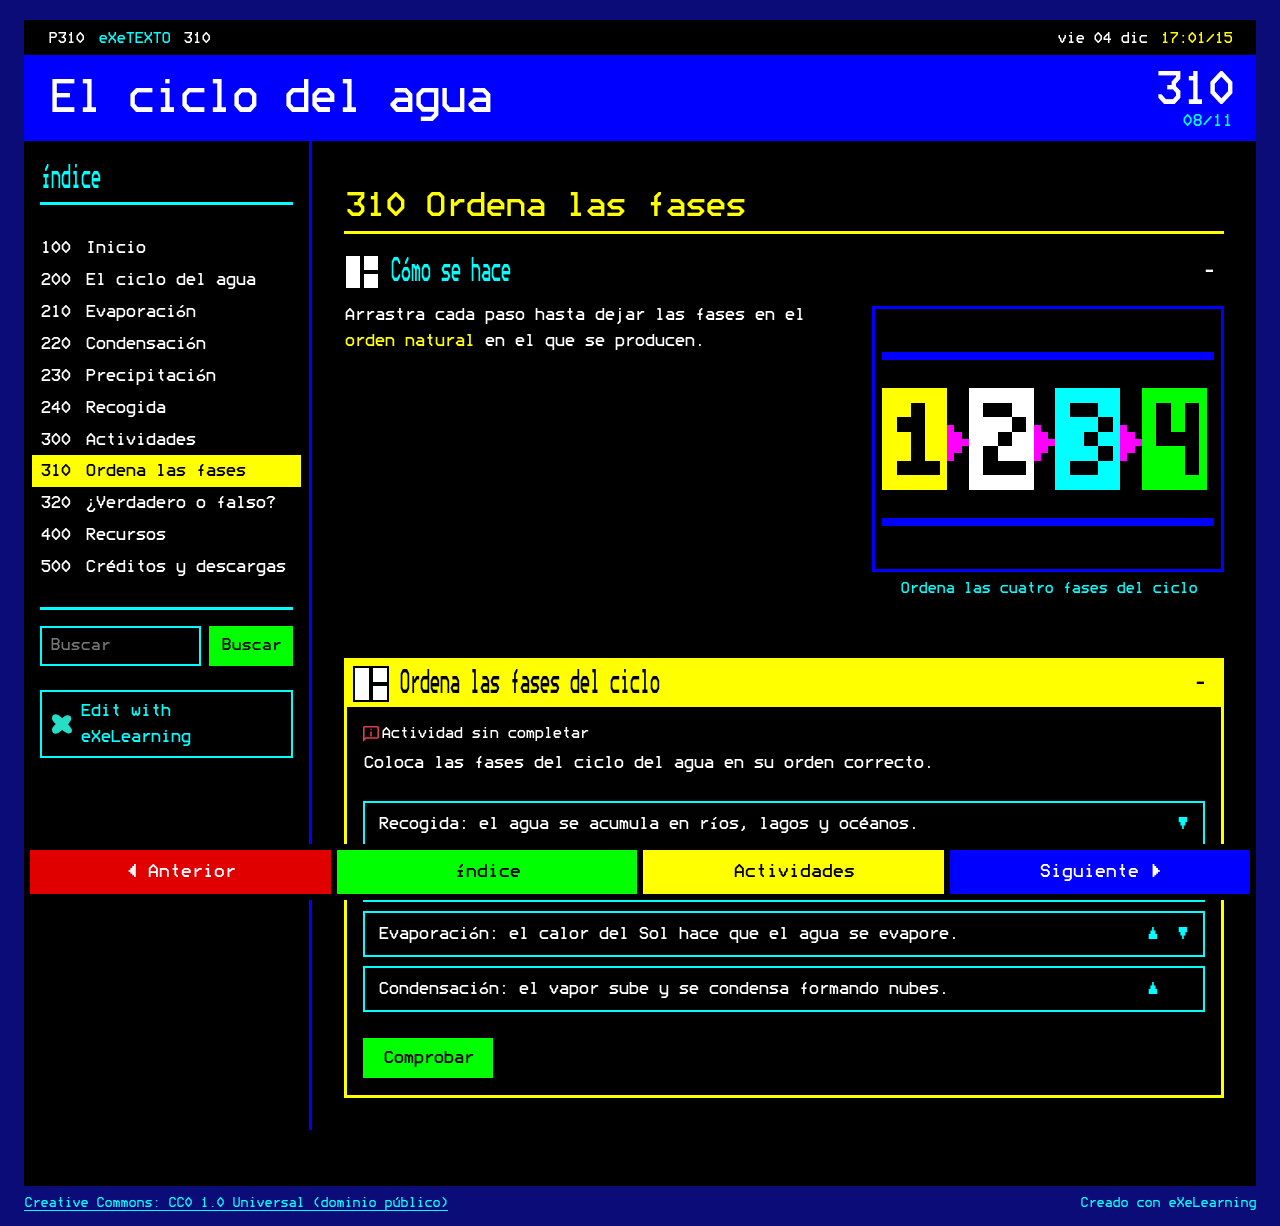
<file: html/ordena-las-fases.html>
<!DOCTYPE html>
<html lang="es" id="exe-page-mollw3jd-tosyz621d">
<head>
<meta charset="utf-8">
<meta name="generator" content="eXeLearning">
<meta name="viewport" content="width=device-width, initial-scale=1">
<meta name="exe-pass-score" content="5">
<link rel="license" type="text/html" href="https://creativecommons.org/publicdomain/zero/1.0/">
<title>Ordena las fases | El ciclo del agua</title>
<link rel="icon" type="image/x-icon" href="../libs/favicon.ico">
<meta name="description" content="Recurso educativo de ejemplo sobre el ciclo del agua, presentado con el estilo eXeTexto.">
<script>document.querySelector("html").classList.add("js");</script><script src="../libs/jquery/jquery.min.js"> </script><script src="../libs/common_i18n.js"> </script><script src="../libs/common.js"> </script><script src="../libs/exe_export.js"> </script><script src="../search_index.js"> </script><script src="../libs/bootstrap/bootstrap.bundle.min.js"> </script><link rel="stylesheet" href="../libs/bootstrap/bootstrap.min.css">
<script src="../idevices/text/text.js"></script><link rel="stylesheet" href="../idevices/text/text.css">
<script src="../idevices/scrambled-list/scrambled-list.js"></script><link rel="stylesheet" href="../idevices/scrambled-list/scrambled-list.css">
<link rel="stylesheet" href="../content/css/base.css"><script src="../theme/style.js"> </script><link rel="stylesheet" href="../theme/style.css">
<script src="../edit-in-exelearning.js" defer></script>
</head>
<body class="exe-export exe-web-site">
<script>document.body.className+=" js"</script>
<div class="exe-content exe-export pre-js siteNav-hidden"><a href="#page-mollw3jd-tosyz621d" id="skipNav">Saltar al contenido</a> <nav id="siteNav">
<ul>
<li> <a href="../index.html" class="main-node no-ch">Inicio</a>
</li>
<li> <a href="../html/el-ciclo-del-agua.html" class="daddy">El ciclo del agua</a>
<ul class="other-section">
<li> <a href="../html/evaporacion.html" class="no-ch">Evaporación</a>
</li>
<li> <a href="../html/condensacion.html" class="no-ch">Condensación</a>
</li>
<li> <a href="../html/precipitacion.html" class="no-ch">Precipitación</a>
</li>
<li> <a href="../html/recogida.html" class="no-ch">Recogida</a>
</li>
</ul>
</li>
<li class="current-page-parent"> <a href="../html/actividades.html" class="daddy">Actividades</a>
<ul class="other-section">
<li class="active"> <a href="../html/ordena-las-fases.html" class="active no-ch">Ordena las fases</a>
</li>
<li> <a href="../html/verdadero-o-falso.html" class="no-ch">¿Verdadero o falso?</a>
</li>
</ul>
</li>
<li> <a href="../html/recursos.html" class="no-ch">Recursos</a>
</li>
<li> <a href="../html/creditos-y-descargas.html" class="no-ch">Créditos y descargas</a>
</li>
</ul>
</nav><main id="page-mollw3jd-tosyz621d" class="page"> <div id="exe-client-search" data-block-order-string="Caja %e" data-no-results-string="Sin resultados.">
</div>
<header class="main-header"> <p class="page-counter"> <span class="page-counter-label">Página </span><span class="page-counter-content"> <strong class="page-counter-current-page">8</strong><span class="page-counter-sep">/</span><strong class="page-counter-total">11</strong></span></p>

<div class="package-header"><p class="package-title">El ciclo del agua</p></div>
<div class="page-header"><h1 class="page-title">Ordena las fases</h1></div>
</header><div id="page-content-page-mollw3jd-tosyz621d" class="page-content">
<article id="SP00000025" class="box">
<header class="box-head">
<div class="box-icon exe-icon">
<img src="../theme/icons/pieces.svg" alt="" style="display:block;object-fit:contain;">
</div>
<h1 class="box-title">Cómo se hace</h1>
<button class="box-toggle box-toggle-on" title="Toggle content">
<span>Toggle content</span>
</button></header>
<div class="box-content">
<div id="SP00000026" class="idevice_node text" data-idevice-path="../idevices/text/" data-idevice-type="text" data-idevice-component-type="json" data-idevice-json-data="{&quot;ideviceId&quot;:&quot;SP00000026&quot;}">
<div class="exe-text-template"><div class="textIdeviceContent"><div class="exe-text-activity"><div><figure><img src="../content/resources/SP00000026/08-ordena-las-fases.svg" alt="Ordena las cuatro fases del ciclo" /><figcaption>Ordena las cuatro fases del ciclo</figcaption></figure><p>Arrastra cada paso hasta dejar las fases en el <strong>orden natural</strong> en el que se producen.</p><p class="clearfix"> </p></div></div></div></div>
</div>
</div>
</article><article id="SP00000027" class="box">
<header class="box-head">
<div class="box-icon exe-icon">
<img src="../theme/icons/pieces.svg" alt="" style="display:block;object-fit:contain;">
</div>
<h1 class="box-title">Ordena las fases del ciclo</h1>
<button class="box-toggle box-toggle-on" title="Toggle content">
<span>Toggle content</span>
</button></header>
<div class="box-content">
<div id="SP00000028" class="idevice_node scrambled-list" data-idevice-path="../idevices/scrambled-list/" data-idevice-type="scrambled-list" data-idevice-component-type="json" data-idevice-json-data="{&quot;typeGame&quot;:&quot;ScrambledList&quot;,&quot;instructions&quot;:&quot;&lt;p&gt;Coloca las fases del ciclo del agua en su orden correcto.&lt;/p&gt;&quot;,&quot;textAfter&quot;:&quot;&quot;,&quot;afterElement&quot;:&quot;&quot;,&quot;options&quot;:[&quot;Evaporación: el calor del Sol hace que el agua se evapore.&quot;,&quot;Condensación: el vapor sube y se condensa formando nubes.&quot;,&quot;Precipitación: el agua vuelve a caer como lluvia o nieve.&quot;,&quot;Recogida: el agua se acumula en ríos, lagos y océanos.&quot;],&quot;time&quot;:0,&quot;buttonText&quot;:&quot;Comprobar&quot;,&quot;rightText&quot;:&quot;¡Correcto!&quot;,&quot;wrongText&quot;:&quot;Aún no. El orden correcto es:&quot;,&quot;isScorm&quot;:0,&quot;textButtonScorm&quot;:&quot;Guardar puntuación&quot;,&quot;repeatActivity&quot;:true,&quot;weighted&quot;:100,&quot;evaluation&quot;:true,&quot;evaluationID&quot;:&quot;98765&quot;,&quot;main&quot;:&quot;slSP00000028&quot;,&quot;msgs&quot;:{&quot;msgScoreScorm&quot;:&quot;La puntuación no se puede guardar porque esta página no forma parte de un paquete SCORM.&quot;,&quot;msgYouLastScore&quot;:&quot;La última puntuación guardada es&quot;,&quot;msgOnlySaveScore&quot;:&quot;¡Solo puedes guardar la puntuación una vez!&quot;,&quot;msgOnlySave&quot;:&quot;Solo puedes guardar una vez&quot;,&quot;msgOnlySaveAuto&quot;:&quot;La puntuación se guardará después de cada pregunta. Solo puedes jugar una vez.&quot;,&quot;msgSaveAuto&quot;:&quot;La puntuación se guardará automáticamente después de cada pregunta.&quot;,&quot;msgSeveralScore&quot;:&quot;Puedes guardar la puntuación tantas veces como quieras&quot;,&quot;msgPlaySeveralTimes&quot;:&quot;Puedes hacer esta actividad tantas veces como quieras&quot;,&quot;msgActityComply&quot;:&quot;Ya has hecho esta actividad.&quot;,&quot;msgUncompletedActivity&quot;:&quot;Actividad sin completar&quot;,&quot;msgSuccessfulActivity&quot;:&quot;Actividad superada. Puntuación: %s&quot;,&quot;msgUnsuccessfulActivity&quot;:&quot;Actividad no superada. Puntuación: %s&quot;,&quot;msgStartGame&quot;:&quot;Haz clic aquí para empezar&quot;,&quot;msgSaveScore&quot;:&quot;Guardar la puntuación&quot;,&quot;msgSubmit&quot;:&quot;Enviar&quot;,&quot;msgTime&quot;:&quot;Tiempo por pregunta&quot;,&quot;msgCheck&quot;:&quot;Comprobar&quot;,&quot;msgTestFailed&quot;:&quot;No has superado la prueba. Inténtalo de nuevo&quot;}}" data-idevice-template="scrambled-list.html">
<div class="exe-sortableList" id="slSP00000028" scorm=false><div class="game-evaluation-ids js-hidden" data-id="SP00000028" data-evaluationid="98765"></div><div class="exe-sortableList-instructions"><p>Coloca las fases del ciclo del agua en su orden correcto.</p></div><ul class="exe-sortableList-list"><li>Evaporación: el calor del Sol hace que el agua se evapore.</li><li>Condensación: el vapor sube y se condensa formando nubes.</li><li>Precipitación: el agua vuelve a caer como lluvia o nieve.</li><li>Recogida: el agua se acumula en ríos, lagos y océanos.</li></ul><div style="display:none"><p class="exe-sortableList-buttonText">Comprobar</p><p class="exe-sortableList-rightText">¡Correcto!</p><p class="exe-sortableList-wrongText">Aún no. El orden correcto es:</p></div><div class="exe-scorm-message"></div></div>
</div>
</div>
</article>
</div></main><div class="nav-buttons">
<a href="../html/actividades.html" title="Anterior" class="nav-button nav-button-left"><span>Anterior</span></a>
<a href="../html/verdadero-o-falso.html" title="Siguiente" class="nav-button nav-button-right"><span>Siguiente</span></a>
</div>
<footer id="siteFooter"><div id="siteFooterContent"> <div id="packageLicense" class="cc cc-0"> <p> <span class="license-label">Licencia: </span><a href="https://creativecommons.org/publicdomain/zero/1.0/" class="license">Creative Commons: CC0 1.0 Universal (dominio público)</a></p>
</div>
</div></footer>
</div>
<p id="made-with-eXe"> <a href="https://exelearning.net/" target="_blank" rel="noopener"> <span>Creado con eXeLearning <span>(Ventana nueva)</span></span></a></p>
</body>
</html>
</file>
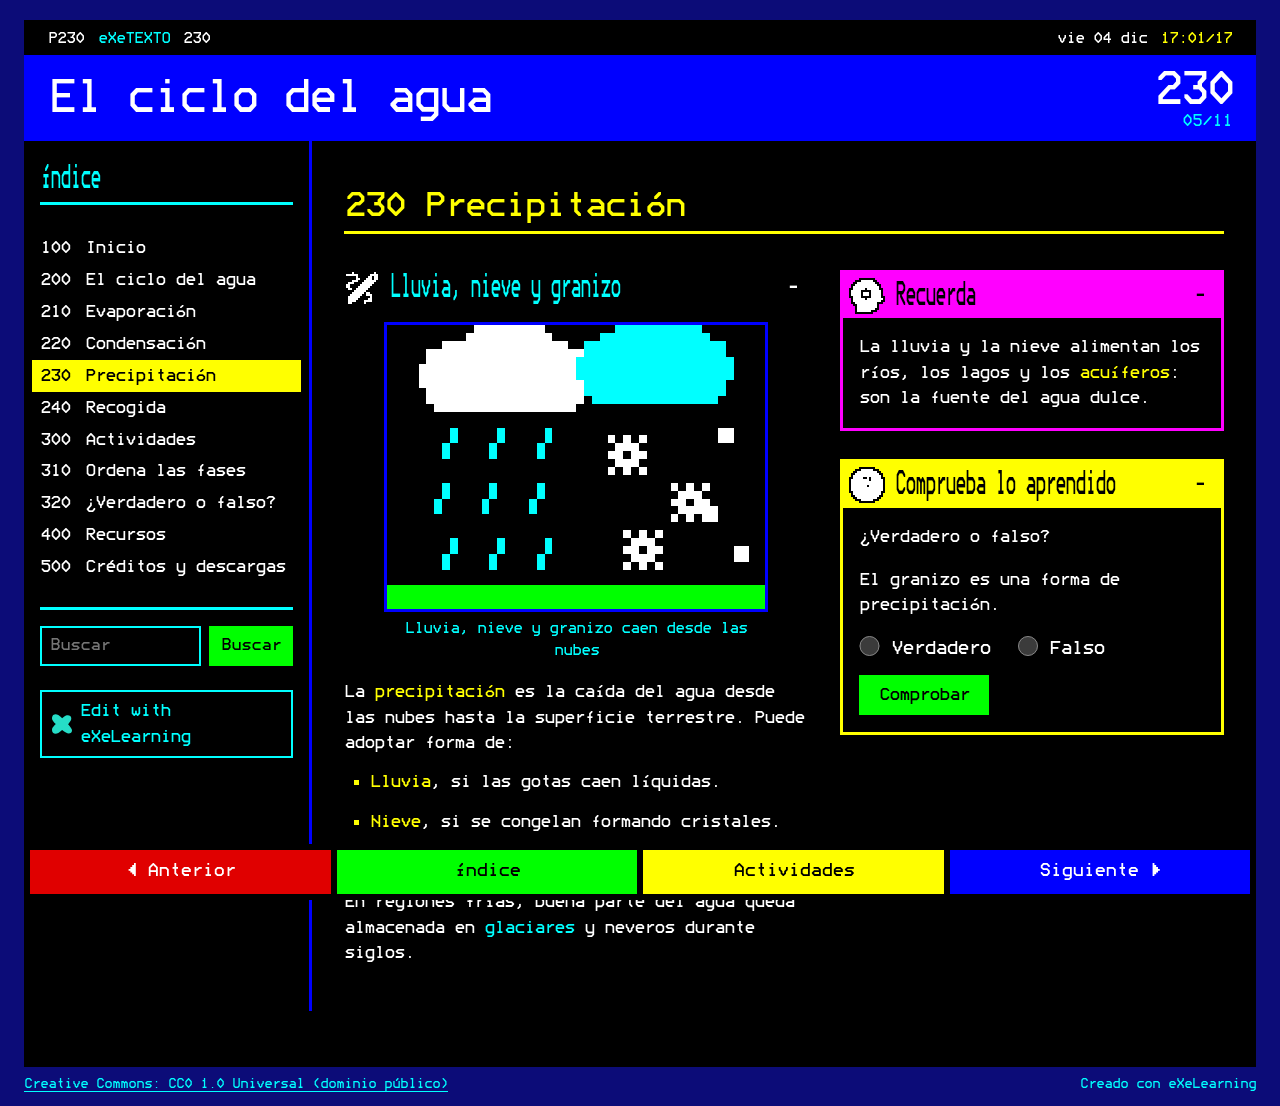
<file: html/precipitacion.html>
<!DOCTYPE html>
<html lang="es" id="exe-page-mollw3jc-n3ptfzfrz">
<head>
<meta charset="utf-8">
<meta name="generator" content="eXeLearning">
<meta name="viewport" content="width=device-width, initial-scale=1">
<meta name="exe-pass-score" content="5">
<link rel="license" type="text/html" href="https://creativecommons.org/publicdomain/zero/1.0/">
<title>Precipitación | El ciclo del agua</title>
<link rel="icon" type="image/x-icon" href="../libs/favicon.ico">
<meta name="description" content="Recurso educativo de ejemplo sobre el ciclo del agua, presentado con el estilo eXeTexto.">
<script>document.querySelector("html").classList.add("js");</script><script src="../libs/jquery/jquery.min.js"> </script><script src="../libs/common_i18n.js"> </script><script src="../libs/common.js"> </script><script src="../libs/exe_export.js"> </script><script src="../search_index.js"> </script><script src="../libs/bootstrap/bootstrap.bundle.min.js"> </script><link rel="stylesheet" href="../libs/bootstrap/bootstrap.min.css">
<script src="../idevices/text/text.js"></script><link rel="stylesheet" href="../idevices/text/text.css">
<script src="../idevices/trueorfalse/trueorfalse.js"></script><link rel="stylesheet" href="../idevices/trueorfalse/trueorfalse.css">
<link rel="stylesheet" href="../content/css/base.css"><script src="../theme/style.js"> </script><link rel="stylesheet" href="../theme/style.css">
<script src="../edit-in-exelearning.js" defer></script>
</head>
<body class="exe-export exe-web-site">
<script>document.body.className+=" js"</script>
<div class="exe-content exe-export pre-js siteNav-hidden"><a href="#page-mollw3jc-n3ptfzfrz" id="skipNav">Saltar al contenido</a> <nav id="siteNav">
<ul>
<li> <a href="../index.html" class="main-node no-ch">Inicio</a>
</li>
<li class="current-page-parent"> <a href="../html/el-ciclo-del-agua.html" class="daddy">El ciclo del agua</a>
<ul class="other-section">
<li> <a href="../html/evaporacion.html" class="no-ch">Evaporación</a>
</li>
<li> <a href="../html/condensacion.html" class="no-ch">Condensación</a>
</li>
<li class="active"> <a href="../html/precipitacion.html" class="active no-ch">Precipitación</a>
</li>
<li> <a href="../html/recogida.html" class="no-ch">Recogida</a>
</li>
</ul>
</li>
<li> <a href="../html/actividades.html" class="daddy">Actividades</a>
<ul class="other-section">
<li> <a href="../html/ordena-las-fases.html" class="no-ch">Ordena las fases</a>
</li>
<li> <a href="../html/verdadero-o-falso.html" class="no-ch">¿Verdadero o falso?</a>
</li>
</ul>
</li>
<li> <a href="../html/recursos.html" class="no-ch">Recursos</a>
</li>
<li> <a href="../html/creditos-y-descargas.html" class="no-ch">Créditos y descargas</a>
</li>
</ul>
</nav><main id="page-mollw3jc-n3ptfzfrz" class="page"> <div id="exe-client-search" data-block-order-string="Caja %e" data-no-results-string="Sin resultados.">
</div>
<header class="main-header"> <p class="page-counter"> <span class="page-counter-label">Página </span><span class="page-counter-content"> <strong class="page-counter-current-page">5</strong><span class="page-counter-sep">/</span><strong class="page-counter-total">11</strong></span></p>

<div class="package-header"><p class="package-title">El ciclo del agua</p></div>
<div class="page-header"><h1 class="page-title">Precipitación</h1></div>
</header><div id="page-content-page-mollw3jc-n3ptfzfrz" class="page-content">
<article id="SP00000016" class="box">
<header class="box-head">
<div class="box-icon exe-icon">
<img src="../theme/icons/draw.svg" alt="" style="display:block;object-fit:contain;">
</div>
<h1 class="box-title">Lluvia, nieve y granizo</h1>
<button class="box-toggle box-toggle-on" title="Toggle content">
<span>Toggle content</span>
</button></header>
<div class="box-content">
<div id="SP00000017" class="idevice_node text" data-idevice-path="../idevices/text/" data-idevice-type="text" data-idevice-component-type="json" data-idevice-json-data="{&quot;ideviceId&quot;:&quot;SP00000017&quot;}">
<div class="exe-text-template"><div class="textIdeviceContent"><div class="exe-text-activity"><div><figure><img src="../content/resources/SP00000017/05-precipitacion.svg" alt="Lluvia, nieve y granizo caen desde las nubes" /><figcaption>Lluvia, nieve y granizo caen desde las nubes</figcaption></figure><p>La <strong>precipitación</strong> es la caída del agua desde las nubes hasta la superficie terrestre. Puede adoptar forma de:</p><ul><li><strong>Lluvia</strong>, si las gotas caen líquidas.</li><li><strong>Nieve</strong>, si se congelan formando cristales.</li><li><strong>Granizo</strong>, si se forman bolitas de hielo.</li></ul><p>En regiones frías, buena parte del agua queda almacenada en <em>glaciares</em> y neveros durante siglos.</p><p class="clearfix"> </p></div></div></div></div>
</div>
</div>
</article><article id="SP00000050" class="box tt-magenta tt-side">
<header class="box-head">
<div class="box-icon exe-icon">
<img src="../theme/icons/think.svg" alt="" style="display:block;object-fit:contain;">
</div>
<h1 class="box-title">Recuerda</h1>
<button class="box-toggle box-toggle-on" title="Toggle content">
<span>Toggle content</span>
</button></header>
<div class="box-content">
<div id="SP00000051" class="idevice_node text" data-idevice-path="../idevices/text/" data-idevice-type="text" data-idevice-component-type="json" data-idevice-json-data="{&quot;ideviceId&quot;:&quot;SP00000051&quot;}">
<div class="exe-text-template"><div class="textIdeviceContent"><div class="exe-text-activity"><div><p>La lluvia y la nieve alimentan los ríos, los lagos y los <strong>acuíferos</strong>: son la fuente del agua dulce.</p><p class="clearfix"> </p></div></div></div></div>
</div>
</div>
</article><article id="SP00000052" class="box tt-side">
<header class="box-head">
<div class="box-icon exe-icon">
<img src="../theme/icons/ask.svg" alt="" style="display:block;object-fit:contain;">
</div>
<h1 class="box-title">Comprueba lo aprendido</h1>
<button class="box-toggle box-toggle-on" title="Toggle content">
<span>Toggle content</span>
</button></header>
<div class="box-content">
<div id="SP00000053" class="idevice_node trueorfalse" data-idevice-path="../idevices/trueorfalse/" data-idevice-type="trueorfalse" data-idevice-component-type="json" data-idevice-json-data="{&quot;id&quot;:&quot;SP00000053&quot;,&quot;typeGame&quot;:&quot;TrueOrFalse&quot;,&quot;eXeGameInstructions&quot;:&quot;&lt;p&gt;¿Verdadero o falso?&lt;/p&gt;&quot;,&quot;eXeIdeviceTextAfter&quot;:&quot;&quot;,&quot;msgs&quot;:{&quot;msgStartGame&quot;:&quot;Haz clic aquí para empezar&quot;,&quot;msgTime&quot;:&quot;Tiempo por pregunta&quot;,&quot;msgNoImage&quot;:&quot;Pregunta sin imagen&quot;,&quot;msgScoreScorm&quot;:&quot;La puntuación no se puede guardar porque esta página no forma parte de un paquete SCORM.&quot;,&quot;msgEndGameScore&quot;:&quot;Empieza el juego antes de guardar la puntuación.&quot;,&quot;msgOnlySaveScore&quot;:&quot;¡Solo puedes guardar la puntuación una vez!&quot;,&quot;msgOnlySave&quot;:&quot;Solo puedes guardar una vez&quot;,&quot;msgYouScore&quot;:&quot;Tu puntuación&quot;,&quot;msgAuthor&quot;:&quot;Autoría&quot;,&quot;msgOnlySaveAuto&quot;:&quot;La puntuación se guardará después de cada pregunta. Solo puedes jugar una vez.&quot;,&quot;msgSaveAuto&quot;:&quot;La puntuación se guardará automáticamente después de cada pregunta.&quot;,&quot;msgSeveralScore&quot;:&quot;Puedes guardar la puntuación tantas veces como quieras&quot;,&quot;msgYouLastScore&quot;:&quot;La última puntuación guardada es&quot;,&quot;msgActityComply&quot;:&quot;Ya has hecho esta actividad.&quot;,&quot;msgPlaySeveralTimes&quot;:&quot;Puedes hacer esta actividad tantas veces como quieras&quot;,&quot;msgUncompletedActivity&quot;:&quot;Actividad sin completar&quot;,&quot;msgSuccessfulActivity&quot;:&quot;Actividad superada. Puntuación: %s&quot;,&quot;msgUnsuccessfulActivity&quot;:&quot;Actividad no superada. Puntuación: %s&quot;,&quot;msgPassScore&quot;:&quot;Puntuación mínima para superar la actividad: %s&quot;,&quot;msgTypeGame&quot;:&quot;Verdadero o falso&quot;,&quot;msgFeedback&quot;:&quot;Retroalimentación&quot;,&quot;msgSuggestion&quot;:&quot;Pista&quot;,&quot;msgSolution&quot;:&quot;Solución&quot;,&quot;msgQuestion&quot;:&quot;Pregunta&quot;,&quot;msgTrue&quot;:&quot;Verdadero&quot;,&quot;msgFalse&quot;:&quot;Falso&quot;,&quot;msgOk&quot;:&quot;Correcto&quot;,&quot;msgKO&quot;:&quot;Incorrecto&quot;,&quot;msgShow&quot;:&quot;Mostrar&quot;,&quot;msgHide&quot;:&quot;Ocultar&quot;,&quot;msgCheck&quot;:&quot;Comprobar&quot;,&quot;msgReboot&quot;:&quot;¡Inténtalo de nuevo!&quot;,&quot;msgNext&quot;:&quot;Siguiente&quot;,&quot;msgPrevious&quot;:&quot;Anterior&quot;},&quot;questionsRandom&quot;:false,&quot;percentageQuestions&quot;:100,&quot;time&quot;:0,&quot;attemptsNumber&quot;:3,&quot;questionsGame&quot;:[{&quot;question&quot;:&quot;El granizo es una forma de precipitación.&quot;,&quot;feedback&quot;:&quot;Correcto. Lluvia, nieve y granizo son formas de precipitación.&quot;,&quot;suggestion&quot;:&quot;&quot;,&quot;solution&quot;:1}],&quot;isScorm&quot;:0,&quot;weighted&quot;:100,&quot;isTest&quot;:true,&quot;textButtonScorm&quot;:&quot;Guardar la puntuación&quot;,&quot;repeatActivity&quot;:true,&quot;evaluation&quot;:false,&quot;evaluationID&quot;:&quot;&quot;,&quot;ideviceId&quot;:&quot;SP00000053&quot;}" data-idevice-template="trueorfalse.html">
<div class="exe-tof-template" id="tfSP00000053"><div class="exe-tof-instructions"><p>¿Verdadero o falso?</p></div><div class="exe-tof-question"><p>El granizo es una forma de precipitación.</p></div></div>
</div>
</div>
</article>
</div></main><div class="nav-buttons">
<a href="../html/condensacion.html" title="Anterior" class="nav-button nav-button-left"><span>Anterior</span></a>
<a href="../html/recogida.html" title="Siguiente" class="nav-button nav-button-right"><span>Siguiente</span></a>
</div>
<footer id="siteFooter"><div id="siteFooterContent"> <div id="packageLicense" class="cc cc-0"> <p> <span class="license-label">Licencia: </span><a href="https://creativecommons.org/publicdomain/zero/1.0/" class="license">Creative Commons: CC0 1.0 Universal (dominio público)</a></p>
</div>
</div></footer>
</div>
<p id="made-with-eXe"> <a href="https://exelearning.net/" target="_blank" rel="noopener"> <span>Creado con eXeLearning <span>(Ventana nueva)</span></span></a></p>
</body>
</html>
</file>
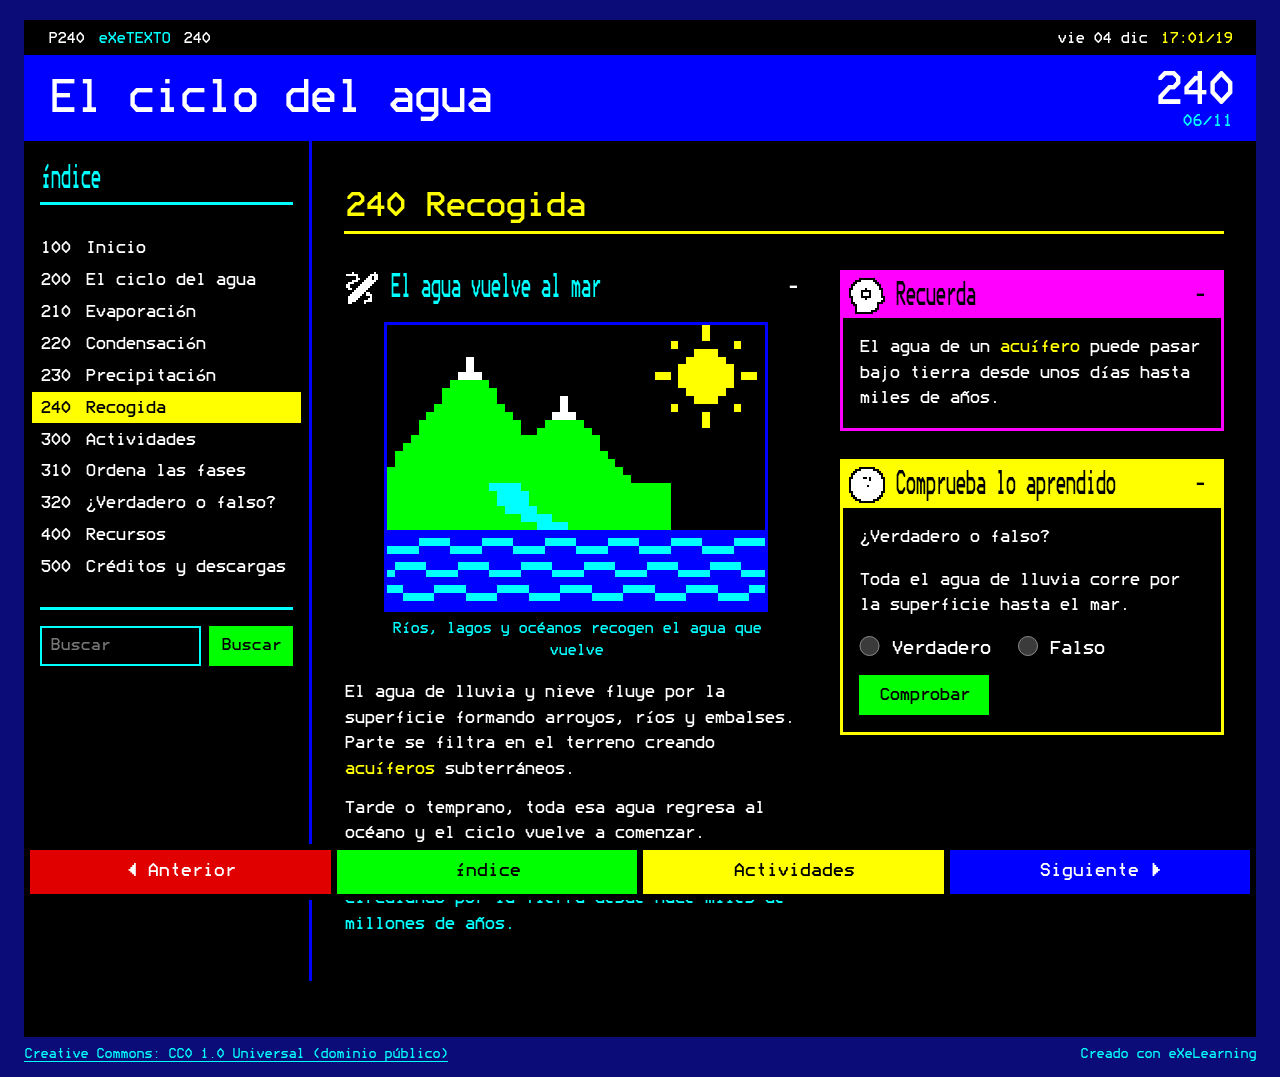
<file: html/recogida.html>
<!DOCTYPE html>
<html lang="es" id="exe-page-mollw3jd-iqkzrmua9">
<head>
<meta charset="utf-8">
<meta name="generator" content="eXeLearning">
<meta name="viewport" content="width=device-width, initial-scale=1">
<meta name="exe-pass-score" content="5">
<link rel="license" type="text/html" href="https://creativecommons.org/publicdomain/zero/1.0/">
<title>Recogida | El ciclo del agua</title>
<link rel="icon" type="image/x-icon" href="../libs/favicon.ico">
<meta name="description" content="Recurso educativo de ejemplo sobre el ciclo del agua, presentado con el estilo eXeTexto.">
<script>document.querySelector("html").classList.add("js");</script><script src="../libs/jquery/jquery.min.js"> </script><script src="../libs/common_i18n.js"> </script><script src="../libs/common.js"> </script><script src="../libs/exe_export.js"> </script><script src="../search_index.js"> </script><script src="../libs/bootstrap/bootstrap.bundle.min.js"> </script><link rel="stylesheet" href="../libs/bootstrap/bootstrap.min.css">
<script src="../idevices/text/text.js"></script><link rel="stylesheet" href="../idevices/text/text.css">
<script src="../idevices/trueorfalse/trueorfalse.js"></script><link rel="stylesheet" href="../idevices/trueorfalse/trueorfalse.css">
<link rel="stylesheet" href="../content/css/base.css"><script src="../theme/style.js"> </script><link rel="stylesheet" href="../theme/style.css">
<script src="../edit-in-exelearning.js" defer></script>
</head>
<body class="exe-export exe-web-site">
<script>document.body.className+=" js"</script>
<div class="exe-content exe-export pre-js siteNav-hidden"><a href="#page-mollw3jd-iqkzrmua9" id="skipNav">Saltar al contenido</a> <nav id="siteNav">
<ul>
<li> <a href="../index.html" class="main-node no-ch">Inicio</a>
</li>
<li class="current-page-parent"> <a href="../html/el-ciclo-del-agua.html" class="daddy">El ciclo del agua</a>
<ul class="other-section">
<li> <a href="../html/evaporacion.html" class="no-ch">Evaporación</a>
</li>
<li> <a href="../html/condensacion.html" class="no-ch">Condensación</a>
</li>
<li> <a href="../html/precipitacion.html" class="no-ch">Precipitación</a>
</li>
<li class="active"> <a href="../html/recogida.html" class="active no-ch">Recogida</a>
</li>
</ul>
</li>
<li> <a href="../html/actividades.html" class="daddy">Actividades</a>
<ul class="other-section">
<li> <a href="../html/ordena-las-fases.html" class="no-ch">Ordena las fases</a>
</li>
<li> <a href="../html/verdadero-o-falso.html" class="no-ch">¿Verdadero o falso?</a>
</li>
</ul>
</li>
<li> <a href="../html/recursos.html" class="no-ch">Recursos</a>
</li>
<li> <a href="../html/creditos-y-descargas.html" class="no-ch">Créditos y descargas</a>
</li>
</ul>
</nav><main id="page-mollw3jd-iqkzrmua9" class="page"> <div id="exe-client-search" data-block-order-string="Caja %e" data-no-results-string="Sin resultados.">
</div>
<header class="main-header"> <p class="page-counter"> <span class="page-counter-label">Página </span><span class="page-counter-content"> <strong class="page-counter-current-page">6</strong><span class="page-counter-sep">/</span><strong class="page-counter-total">11</strong></span></p>

<div class="package-header"><p class="package-title">El ciclo del agua</p></div>
<div class="page-header"><h1 class="page-title">Recogida</h1></div>
</header><div id="page-content-page-mollw3jd-iqkzrmua9" class="page-content">
<article id="SP00000019" class="box">
<header class="box-head">
<div class="box-icon exe-icon">
<img src="../theme/icons/draw.svg" alt="" style="display:block;object-fit:contain;">
</div>
<h1 class="box-title">El agua vuelve al mar</h1>
<button class="box-toggle box-toggle-on" title="Toggle content">
<span>Toggle content</span>
</button></header>
<div class="box-content">
<div id="SP00000020" class="idevice_node text" data-idevice-path="../idevices/text/" data-idevice-type="text" data-idevice-component-type="json" data-idevice-json-data="{&quot;ideviceId&quot;:&quot;SP00000020&quot;}">
<div class="exe-text-template"><div class="textIdeviceContent"><div class="exe-text-activity"><div><figure><img src="../content/resources/SP00000020/06-recogida.svg" alt="Ríos, lagos y océanos recogen el agua que vuelve" /><figcaption>Ríos, lagos y océanos recogen el agua que vuelve</figcaption></figure><p>El agua de lluvia y nieve fluye por la superficie formando arroyos, ríos y embalses. Parte se filtra en el terreno creando <strong>acuíferos</strong> subterráneos.</p><p>Tarde o temprano, toda esa agua regresa al océano y el ciclo vuelve a comenzar.</p><p><em>Y así, gota a gota, el agua ha estado circulando por la Tierra desde hace miles de millones de años.</em></p><p class="clearfix"> </p></div></div></div></div>
</div>
</div>
</article><article id="SP00000054" class="box tt-magenta tt-side">
<header class="box-head">
<div class="box-icon exe-icon">
<img src="../theme/icons/think.svg" alt="" style="display:block;object-fit:contain;">
</div>
<h1 class="box-title">Recuerda</h1>
<button class="box-toggle box-toggle-on" title="Toggle content">
<span>Toggle content</span>
</button></header>
<div class="box-content">
<div id="SP00000055" class="idevice_node text" data-idevice-path="../idevices/text/" data-idevice-type="text" data-idevice-component-type="json" data-idevice-json-data="{&quot;ideviceId&quot;:&quot;SP00000055&quot;}">
<div class="exe-text-template"><div class="textIdeviceContent"><div class="exe-text-activity"><div><p>El agua de un <strong>acuífero</strong> puede pasar bajo tierra desde unos días hasta miles de años.</p><p class="clearfix"> </p></div></div></div></div>
</div>
</div>
</article><article id="SP00000056" class="box tt-side">
<header class="box-head">
<div class="box-icon exe-icon">
<img src="../theme/icons/ask.svg" alt="" style="display:block;object-fit:contain;">
</div>
<h1 class="box-title">Comprueba lo aprendido</h1>
<button class="box-toggle box-toggle-on" title="Toggle content">
<span>Toggle content</span>
</button></header>
<div class="box-content">
<div id="SP00000057" class="idevice_node trueorfalse" data-idevice-path="../idevices/trueorfalse/" data-idevice-type="trueorfalse" data-idevice-component-type="json" data-idevice-json-data="{&quot;id&quot;:&quot;SP00000057&quot;,&quot;typeGame&quot;:&quot;TrueOrFalse&quot;,&quot;eXeGameInstructions&quot;:&quot;&lt;p&gt;¿Verdadero o falso?&lt;/p&gt;&quot;,&quot;eXeIdeviceTextAfter&quot;:&quot;&quot;,&quot;msgs&quot;:{&quot;msgStartGame&quot;:&quot;Haz clic aquí para empezar&quot;,&quot;msgTime&quot;:&quot;Tiempo por pregunta&quot;,&quot;msgNoImage&quot;:&quot;Pregunta sin imagen&quot;,&quot;msgScoreScorm&quot;:&quot;La puntuación no se puede guardar porque esta página no forma parte de un paquete SCORM.&quot;,&quot;msgEndGameScore&quot;:&quot;Empieza el juego antes de guardar la puntuación.&quot;,&quot;msgOnlySaveScore&quot;:&quot;¡Solo puedes guardar la puntuación una vez!&quot;,&quot;msgOnlySave&quot;:&quot;Solo puedes guardar una vez&quot;,&quot;msgYouScore&quot;:&quot;Tu puntuación&quot;,&quot;msgAuthor&quot;:&quot;Autoría&quot;,&quot;msgOnlySaveAuto&quot;:&quot;La puntuación se guardará después de cada pregunta. Solo puedes jugar una vez.&quot;,&quot;msgSaveAuto&quot;:&quot;La puntuación se guardará automáticamente después de cada pregunta.&quot;,&quot;msgSeveralScore&quot;:&quot;Puedes guardar la puntuación tantas veces como quieras&quot;,&quot;msgYouLastScore&quot;:&quot;La última puntuación guardada es&quot;,&quot;msgActityComply&quot;:&quot;Ya has hecho esta actividad.&quot;,&quot;msgPlaySeveralTimes&quot;:&quot;Puedes hacer esta actividad tantas veces como quieras&quot;,&quot;msgUncompletedActivity&quot;:&quot;Actividad sin completar&quot;,&quot;msgSuccessfulActivity&quot;:&quot;Actividad superada. Puntuación: %s&quot;,&quot;msgUnsuccessfulActivity&quot;:&quot;Actividad no superada. Puntuación: %s&quot;,&quot;msgPassScore&quot;:&quot;Puntuación mínima para superar la actividad: %s&quot;,&quot;msgTypeGame&quot;:&quot;Verdadero o falso&quot;,&quot;msgFeedback&quot;:&quot;Retroalimentación&quot;,&quot;msgSuggestion&quot;:&quot;Pista&quot;,&quot;msgSolution&quot;:&quot;Solución&quot;,&quot;msgQuestion&quot;:&quot;Pregunta&quot;,&quot;msgTrue&quot;:&quot;Verdadero&quot;,&quot;msgFalse&quot;:&quot;Falso&quot;,&quot;msgOk&quot;:&quot;Correcto&quot;,&quot;msgKO&quot;:&quot;Incorrecto&quot;,&quot;msgShow&quot;:&quot;Mostrar&quot;,&quot;msgHide&quot;:&quot;Ocultar&quot;,&quot;msgCheck&quot;:&quot;Comprobar&quot;,&quot;msgReboot&quot;:&quot;¡Inténtalo de nuevo!&quot;,&quot;msgNext&quot;:&quot;Siguiente&quot;,&quot;msgPrevious&quot;:&quot;Anterior&quot;},&quot;questionsRandom&quot;:false,&quot;percentageQuestions&quot;:100,&quot;time&quot;:0,&quot;attemptsNumber&quot;:3,&quot;questionsGame&quot;:[{&quot;question&quot;:&quot;Toda el agua de lluvia corre por la superficie hasta el mar.&quot;,&quot;feedback&quot;:&quot;Falso. Parte del agua se filtra en el terreno y forma acuíferos.&quot;,&quot;suggestion&quot;:&quot;&quot;,&quot;solution&quot;:0}],&quot;isScorm&quot;:0,&quot;weighted&quot;:100,&quot;isTest&quot;:true,&quot;textButtonScorm&quot;:&quot;Guardar la puntuación&quot;,&quot;repeatActivity&quot;:true,&quot;evaluation&quot;:false,&quot;evaluationID&quot;:&quot;&quot;,&quot;ideviceId&quot;:&quot;SP00000057&quot;}" data-idevice-template="trueorfalse.html">
<div class="exe-tof-template" id="tfSP00000057"><div class="exe-tof-instructions"><p>¿Verdadero o falso?</p></div><div class="exe-tof-question"><p>Toda el agua de lluvia corre por la superficie hasta el mar.</p></div></div>
</div>
</div>
</article>
</div></main><div class="nav-buttons">
<a href="../html/precipitacion.html" title="Anterior" class="nav-button nav-button-left"><span>Anterior</span></a>
<a href="../html/actividades.html" title="Siguiente" class="nav-button nav-button-right"><span>Siguiente</span></a>
</div>
<footer id="siteFooter"><div id="siteFooterContent"> <div id="packageLicense" class="cc cc-0"> <p> <span class="license-label">Licencia: </span><a href="https://creativecommons.org/publicdomain/zero/1.0/" class="license">Creative Commons: CC0 1.0 Universal (dominio público)</a></p>
</div>
</div></footer>
</div>
<p id="made-with-eXe"> <a href="https://exelearning.net/" target="_blank" rel="noopener"> <span>Creado con eXeLearning <span>(Ventana nueva)</span></span></a></p>
</body>
</html>
</file>
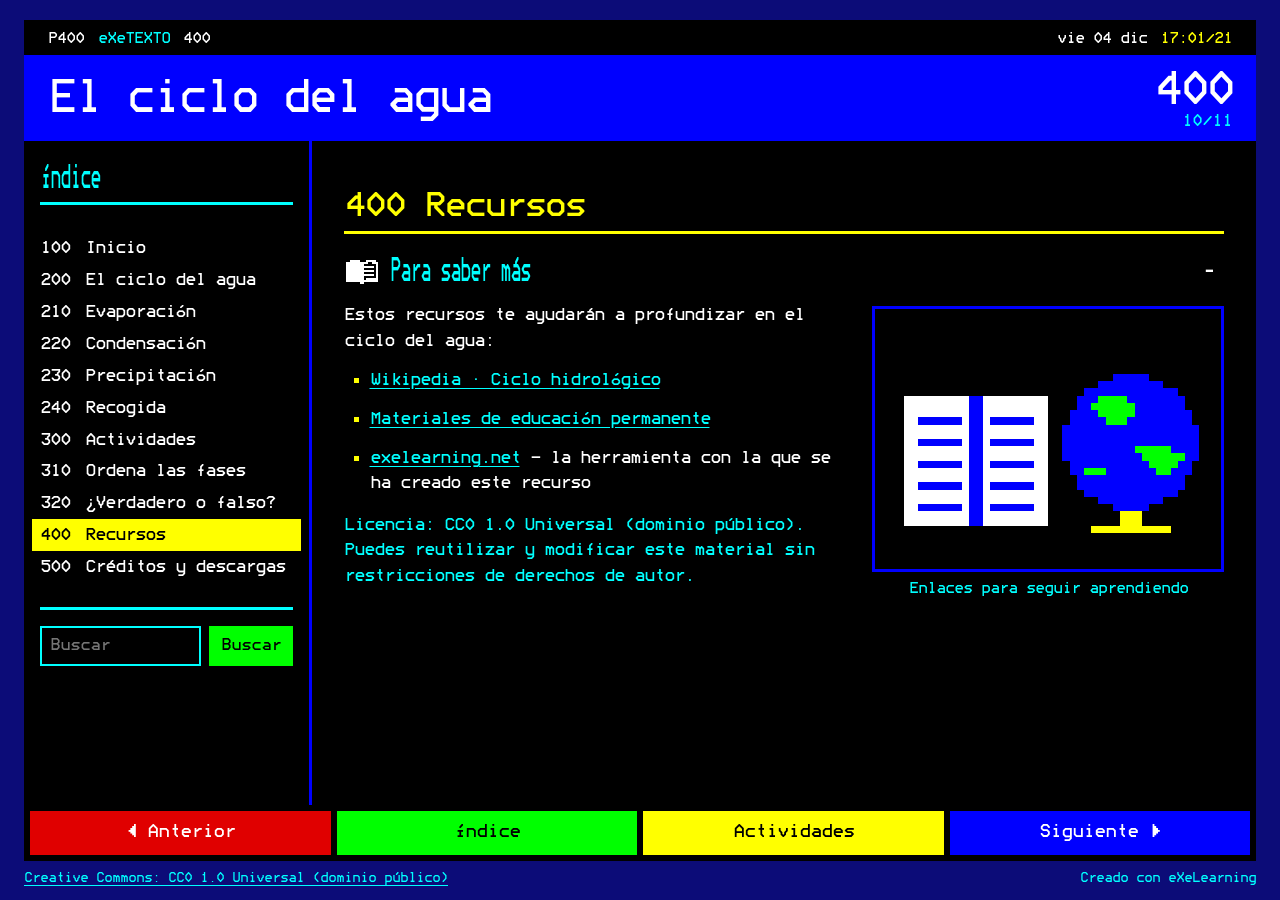
<file: html/recursos.html>
<!DOCTYPE html>
<html lang="es" id="exe-page-mollw3je-eff1xcrd0">
<head>
<meta charset="utf-8">
<meta name="generator" content="eXeLearning">
<meta name="viewport" content="width=device-width, initial-scale=1">
<meta name="exe-pass-score" content="5">
<link rel="license" type="text/html" href="https://creativecommons.org/publicdomain/zero/1.0/">
<title>Recursos | El ciclo del agua</title>
<link rel="icon" type="image/x-icon" href="../libs/favicon.ico">
<meta name="description" content="Recurso educativo de ejemplo sobre el ciclo del agua, presentado con el estilo eXeTexto.">
<script>document.querySelector("html").classList.add("js");</script><script src="../libs/jquery/jquery.min.js"> </script><script src="../libs/common_i18n.js"> </script><script src="../libs/common.js"> </script><script src="../libs/exe_export.js"> </script><script src="../search_index.js"> </script><script src="../libs/bootstrap/bootstrap.bundle.min.js"> </script><link rel="stylesheet" href="../libs/bootstrap/bootstrap.min.css">
<script src="../idevices/text/text.js"></script><link rel="stylesheet" href="../idevices/text/text.css">
<link rel="stylesheet" href="../content/css/base.css"><script src="../theme/style.js"> </script><link rel="stylesheet" href="../theme/style.css">
<script src="../edit-in-exelearning.js" defer></script>
</head>
<body class="exe-export exe-web-site">
<script>document.body.className+=" js"</script>
<div class="exe-content exe-export pre-js siteNav-hidden"><a href="#page-mollw3je-eff1xcrd0" id="skipNav">Saltar al contenido</a> <nav id="siteNav">
<ul>
<li> <a href="../index.html" class="main-node no-ch">Inicio</a>
</li>
<li> <a href="../html/el-ciclo-del-agua.html" class="daddy">El ciclo del agua</a>
<ul class="other-section">
<li> <a href="../html/evaporacion.html" class="no-ch">Evaporación</a>
</li>
<li> <a href="../html/condensacion.html" class="no-ch">Condensación</a>
</li>
<li> <a href="../html/precipitacion.html" class="no-ch">Precipitación</a>
</li>
<li> <a href="../html/recogida.html" class="no-ch">Recogida</a>
</li>
</ul>
</li>
<li> <a href="../html/actividades.html" class="daddy">Actividades</a>
<ul class="other-section">
<li> <a href="../html/ordena-las-fases.html" class="no-ch">Ordena las fases</a>
</li>
<li> <a href="../html/verdadero-o-falso.html" class="no-ch">¿Verdadero o falso?</a>
</li>
</ul>
</li>
<li class="active"> <a href="../html/recursos.html" class="active no-ch">Recursos</a>
</li>
<li> <a href="../html/creditos-y-descargas.html" class="no-ch">Créditos y descargas</a>
</li>
</ul>
</nav><main id="page-mollw3je-eff1xcrd0" class="page"> <div id="exe-client-search" data-block-order-string="Caja %e" data-no-results-string="Sin resultados.">
</div>
<header class="main-header"> <p class="page-counter"> <span class="page-counter-label">Página </span><span class="page-counter-content"> <strong class="page-counter-current-page">10</strong><span class="page-counter-sep">/</span><strong class="page-counter-total">11</strong></span></p>

<div class="package-header"><p class="package-title">El ciclo del agua</p></div>
<div class="page-header"><h1 class="page-title">Recursos</h1></div>
</header><div id="page-content-page-mollw3je-eff1xcrd0" class="page-content">
<article id="SP00000035" class="box">
<header class="box-head">
<div class="box-icon exe-icon">
<img src="../theme/icons/book.svg" alt="" style="display:block;object-fit:contain;">
</div>
<h1 class="box-title">Para saber más</h1>
<button class="box-toggle box-toggle-on" title="Toggle content">
<span>Toggle content</span>
</button></header>
<div class="box-content">
<div id="SP00000036" class="idevice_node text" data-idevice-path="../idevices/text/" data-idevice-type="text" data-idevice-component-type="json" data-idevice-json-data="{&quot;ideviceId&quot;:&quot;SP00000036&quot;}">
<div class="exe-text-template"><div class="textIdeviceContent"><div class="exe-text-activity"><div><figure><img src="../content/resources/SP00000036/10-recursos.svg" alt="Enlaces para seguir aprendiendo" /><figcaption>Enlaces para seguir aprendiendo</figcaption></figure><p>Estos recursos te ayudarán a profundizar en el ciclo del agua:</p>
        <ul>
          <li><a href="https://es.wikipedia.org/wiki/Ciclo_hidrol%C3%B3gico" target="_blank" rel="noopener">Wikipedia · Ciclo hidrológico</a></li>
          <li><a href="https://www.juntadeandalucia.es/educacion/permanente/materiales/" target="_blank" rel="noopener">Materiales de educación permanente</a></li>
          <li><a href="https://exelearning.net/" target="_blank" rel="noopener">exelearning.net</a> — la herramienta con la que se ha creado este recurso</li>
        </ul>
        <p><em>Licencia: CC0 1.0 Universal (dominio público). Puedes reutilizar y modificar este material sin restricciones de derechos de autor.</em></p><p class="clearfix"> </p></div></div></div></div>
</div>
</div>
</article>
</div></main><div class="nav-buttons">
<a href="../html/verdadero-o-falso.html" title="Anterior" class="nav-button nav-button-left"><span>Anterior</span></a>
<a href="../html/creditos-y-descargas.html" title="Siguiente" class="nav-button nav-button-right"><span>Siguiente</span></a>
</div>
<footer id="siteFooter"><div id="siteFooterContent"> <div id="packageLicense" class="cc cc-0"> <p> <span class="license-label">Licencia: </span><a href="https://creativecommons.org/publicdomain/zero/1.0/" class="license">Creative Commons: CC0 1.0 Universal (dominio público)</a></p>
</div>
</div></footer>
</div>
<p id="made-with-eXe"> <a href="https://exelearning.net/" target="_blank" rel="noopener"> <span>Creado con eXeLearning <span>(Ventana nueva)</span></span></a></p>
</body>
</html>
</file>
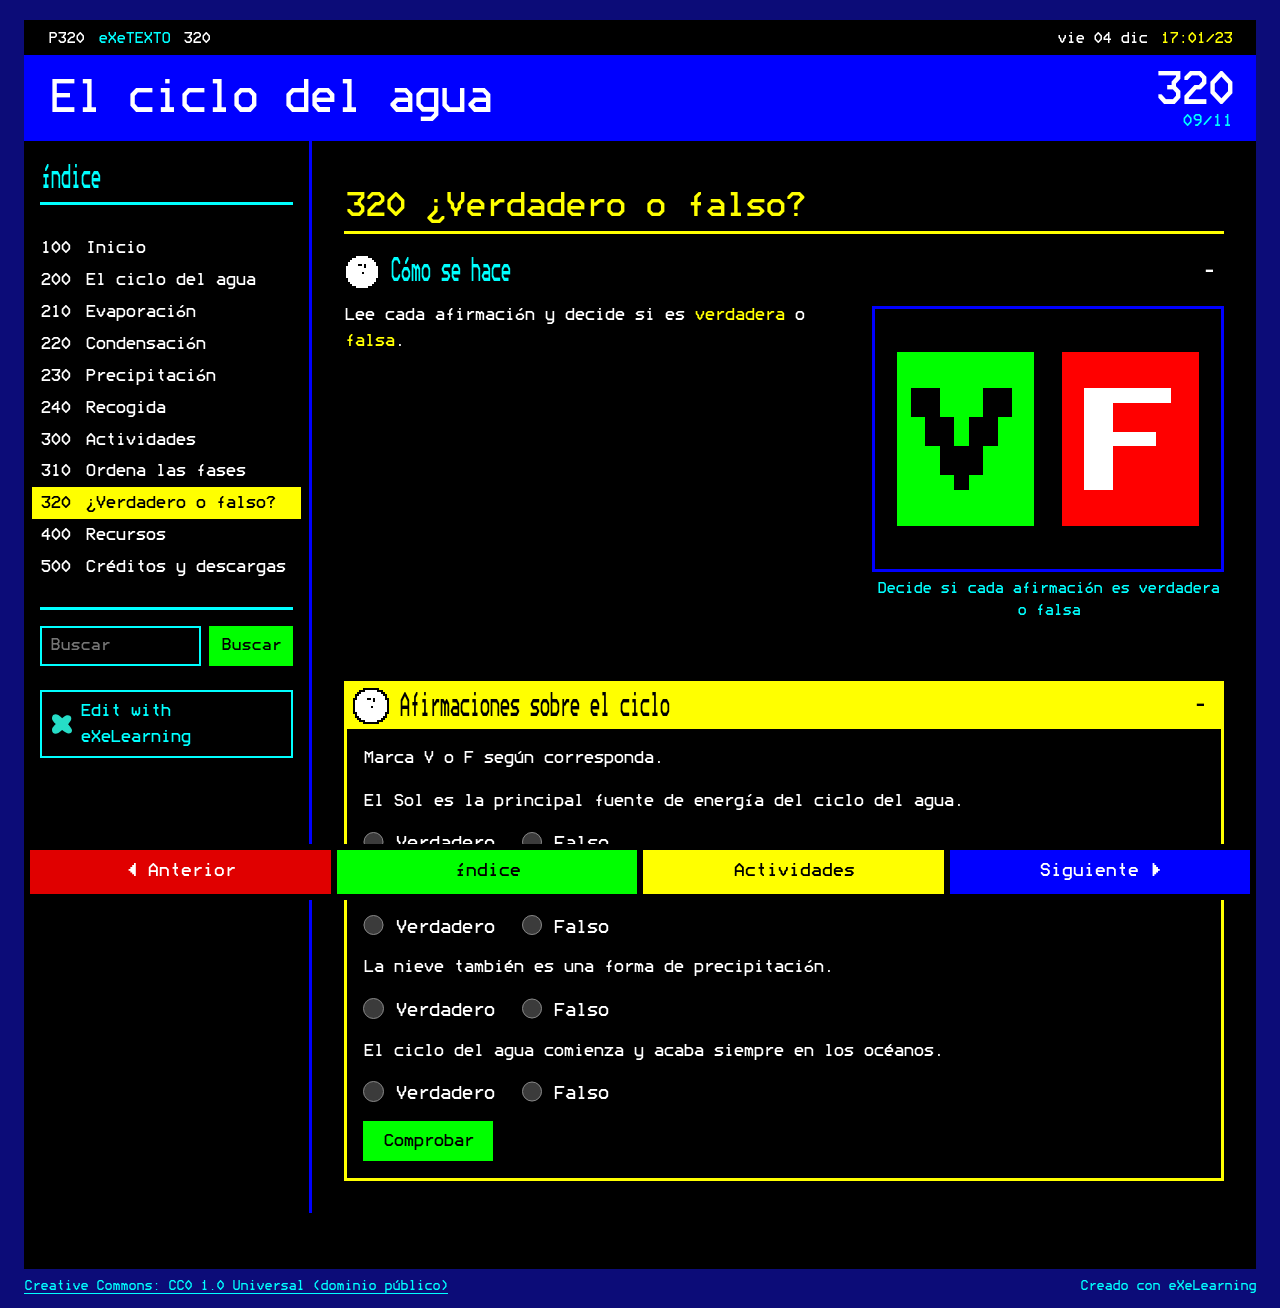
<file: html/verdadero-o-falso.html>
<!DOCTYPE html>
<html lang="es" id="exe-page-mollw3jd-vri7nuwu5">
<head>
<meta charset="utf-8">
<meta name="generator" content="eXeLearning">
<meta name="viewport" content="width=device-width, initial-scale=1">
<meta name="exe-pass-score" content="5">
<link rel="license" type="text/html" href="https://creativecommons.org/publicdomain/zero/1.0/">
<title>¿Verdadero o falso? | El ciclo del agua</title>
<link rel="icon" type="image/x-icon" href="../libs/favicon.ico">
<meta name="description" content="Recurso educativo de ejemplo sobre el ciclo del agua, presentado con el estilo eXeTexto.">
<script>document.querySelector("html").classList.add("js");</script><script src="../libs/jquery/jquery.min.js"> </script><script src="../libs/common_i18n.js"> </script><script src="../libs/common.js"> </script><script src="../libs/exe_export.js"> </script><script src="../search_index.js"> </script><script src="../libs/bootstrap/bootstrap.bundle.min.js"> </script><link rel="stylesheet" href="../libs/bootstrap/bootstrap.min.css">
<script src="../idevices/text/text.js"></script><link rel="stylesheet" href="../idevices/text/text.css">
<script src="../idevices/trueorfalse/trueorfalse.js"></script><link rel="stylesheet" href="../idevices/trueorfalse/trueorfalse.css">
<link rel="stylesheet" href="../content/css/base.css"><script src="../theme/style.js"> </script><link rel="stylesheet" href="../theme/style.css">
<script src="../edit-in-exelearning.js" defer></script>
</head>
<body class="exe-export exe-web-site">
<script>document.body.className+=" js"</script>
<div class="exe-content exe-export pre-js siteNav-hidden"><a href="#page-mollw3jd-vri7nuwu5" id="skipNav">Saltar al contenido</a> <nav id="siteNav">
<ul>
<li> <a href="../index.html" class="main-node no-ch">Inicio</a>
</li>
<li> <a href="../html/el-ciclo-del-agua.html" class="daddy">El ciclo del agua</a>
<ul class="other-section">
<li> <a href="../html/evaporacion.html" class="no-ch">Evaporación</a>
</li>
<li> <a href="../html/condensacion.html" class="no-ch">Condensación</a>
</li>
<li> <a href="../html/precipitacion.html" class="no-ch">Precipitación</a>
</li>
<li> <a href="../html/recogida.html" class="no-ch">Recogida</a>
</li>
</ul>
</li>
<li class="current-page-parent"> <a href="../html/actividades.html" class="daddy">Actividades</a>
<ul class="other-section">
<li> <a href="../html/ordena-las-fases.html" class="no-ch">Ordena las fases</a>
</li>
<li class="active"> <a href="../html/verdadero-o-falso.html" class="active no-ch">¿Verdadero o falso?</a>
</li>
</ul>
</li>
<li> <a href="../html/recursos.html" class="no-ch">Recursos</a>
</li>
<li> <a href="../html/creditos-y-descargas.html" class="no-ch">Créditos y descargas</a>
</li>
</ul>
</nav><main id="page-mollw3jd-vri7nuwu5" class="page"> <div id="exe-client-search" data-block-order-string="Caja %e" data-no-results-string="Sin resultados.">
</div>
<header class="main-header"> <p class="page-counter"> <span class="page-counter-label">Página </span><span class="page-counter-content"> <strong class="page-counter-current-page">9</strong><span class="page-counter-sep">/</span><strong class="page-counter-total">11</strong></span></p>

<div class="package-header"><p class="package-title">El ciclo del agua</p></div>
<div class="page-header"><h1 class="page-title">¿Verdadero o falso?</h1></div>
</header><div id="page-content-page-mollw3jd-vri7nuwu5" class="page-content">
<article id="SP00000030" class="box">
<header class="box-head">
<div class="box-icon exe-icon">
<img src="../theme/icons/ask.svg" alt="" style="display:block;object-fit:contain;">
</div>
<h1 class="box-title">Cómo se hace</h1>
<button class="box-toggle box-toggle-on" title="Toggle content">
<span>Toggle content</span>
</button></header>
<div class="box-content">
<div id="SP00000031" class="idevice_node text" data-idevice-path="../idevices/text/" data-idevice-type="text" data-idevice-component-type="json" data-idevice-json-data="{&quot;ideviceId&quot;:&quot;SP00000031&quot;}">
<div class="exe-text-template"><div class="textIdeviceContent"><div class="exe-text-activity"><div><figure><img src="../content/resources/SP00000031/09-verdadero-o-falso.svg" alt="Decide si cada afirmación es verdadera o falsa" /><figcaption>Decide si cada afirmación es verdadera o falsa</figcaption></figure><p>Lee cada afirmación y decide si es <strong>verdadera</strong> o <strong>falsa</strong>.</p><p class="clearfix"> </p></div></div></div></div>
</div>
</div>
</article><article id="SP00000032" class="box">
<header class="box-head">
<div class="box-icon exe-icon">
<img src="../theme/icons/ask.svg" alt="" style="display:block;object-fit:contain;">
</div>
<h1 class="box-title">Afirmaciones sobre el ciclo</h1>
<button class="box-toggle box-toggle-on" title="Toggle content">
<span>Toggle content</span>
</button></header>
<div class="box-content">
<div id="SP00000033" class="idevice_node trueorfalse" data-idevice-path="../idevices/trueorfalse/" data-idevice-type="trueorfalse" data-idevice-component-type="json" data-idevice-json-data="{&quot;id&quot;:&quot;SP00000033&quot;,&quot;typeGame&quot;:&quot;TrueOrFalse&quot;,&quot;eXeGameInstructions&quot;:&quot;&lt;p&gt;Marca V o F según corresponda.&lt;/p&gt;&quot;,&quot;eXeIdeviceTextAfter&quot;:&quot;&quot;,&quot;msgs&quot;:{&quot;msgStartGame&quot;:&quot;Haz clic aquí para empezar&quot;,&quot;msgTime&quot;:&quot;Tiempo por pregunta&quot;,&quot;msgNoImage&quot;:&quot;Pregunta sin imagen&quot;,&quot;msgScoreScorm&quot;:&quot;La puntuación no se puede guardar porque esta página no forma parte de un paquete SCORM.&quot;,&quot;msgEndGameScore&quot;:&quot;Empieza el juego antes de guardar la puntuación.&quot;,&quot;msgOnlySaveScore&quot;:&quot;¡Solo puedes guardar la puntuación una vez!&quot;,&quot;msgOnlySave&quot;:&quot;Solo puedes guardar una vez&quot;,&quot;msgYouScore&quot;:&quot;Tu puntuación&quot;,&quot;msgAuthor&quot;:&quot;Autoría&quot;,&quot;msgOnlySaveAuto&quot;:&quot;La puntuación se guardará después de cada pregunta. Solo puedes jugar una vez.&quot;,&quot;msgSaveAuto&quot;:&quot;La puntuación se guardará automáticamente después de cada pregunta.&quot;,&quot;msgSeveralScore&quot;:&quot;Puedes guardar la puntuación tantas veces como quieras&quot;,&quot;msgYouLastScore&quot;:&quot;La última puntuación guardada es&quot;,&quot;msgActityComply&quot;:&quot;Ya has hecho esta actividad.&quot;,&quot;msgPlaySeveralTimes&quot;:&quot;Puedes hacer esta actividad tantas veces como quieras&quot;,&quot;msgUncompletedActivity&quot;:&quot;Actividad sin completar&quot;,&quot;msgSuccessfulActivity&quot;:&quot;Actividad superada. Puntuación: %s&quot;,&quot;msgUnsuccessfulActivity&quot;:&quot;Actividad no superada. Puntuación: %s&quot;,&quot;msgPassScore&quot;:&quot;Puntuación mínima para superar la actividad: %s&quot;,&quot;msgTypeGame&quot;:&quot;Verdadero o falso&quot;,&quot;msgFeedback&quot;:&quot;Retroalimentación&quot;,&quot;msgSuggestion&quot;:&quot;Pista&quot;,&quot;msgSolution&quot;:&quot;Solución&quot;,&quot;msgQuestion&quot;:&quot;Pregunta&quot;,&quot;msgTrue&quot;:&quot;Verdadero&quot;,&quot;msgFalse&quot;:&quot;Falso&quot;,&quot;msgOk&quot;:&quot;Correcto&quot;,&quot;msgKO&quot;:&quot;Incorrecto&quot;,&quot;msgShow&quot;:&quot;Mostrar&quot;,&quot;msgHide&quot;:&quot;Ocultar&quot;,&quot;msgCheck&quot;:&quot;Comprobar&quot;,&quot;msgReboot&quot;:&quot;¡Inténtalo de nuevo!&quot;,&quot;msgNext&quot;:&quot;Siguiente&quot;,&quot;msgPrevious&quot;:&quot;Anterior&quot;},&quot;questionsRandom&quot;:false,&quot;percentageQuestions&quot;:100,&quot;time&quot;:0,&quot;attemptsNumber&quot;:3,&quot;questionsGame&quot;:[{&quot;question&quot;:&quot;El Sol es la principal fuente de energía del ciclo del agua.&quot;,&quot;feedback&quot;:&quot;Correcto. Sin el Sol no habría evaporación.&quot;,&quot;suggestion&quot;:&quot;&quot;,&quot;solution&quot;:1},{&quot;question&quot;:&quot;La condensación consiste en que el agua líquida se convierte en vapor.&quot;,&quot;feedback&quot;:&quot;Falso. Eso es la evaporación. La condensación es el paso contrario.&quot;,&quot;suggestion&quot;:&quot;&quot;,&quot;solution&quot;:0},{&quot;question&quot;:&quot;La nieve también es una forma de precipitación.&quot;,&quot;feedback&quot;:&quot;Correcto. Lluvia, granizo y nieve son precipitaciones.&quot;,&quot;suggestion&quot;:&quot;&quot;,&quot;solution&quot;:1},{&quot;question&quot;:&quot;El ciclo del agua comienza y acaba siempre en los océanos.&quot;,&quot;feedback&quot;:&quot;No del todo: es un ciclo continuo sin principio ni fin claros.&quot;,&quot;suggestion&quot;:&quot;&quot;,&quot;solution&quot;:0}],&quot;isScorm&quot;:0,&quot;weighted&quot;:100,&quot;isTest&quot;:true,&quot;textButtonScorm&quot;:&quot;Guardar la puntuación&quot;,&quot;repeatActivity&quot;:true,&quot;evaluation&quot;:false,&quot;evaluationID&quot;:&quot;&quot;,&quot;ideviceId&quot;:&quot;SP00000033&quot;}" data-idevice-template="trueorfalse.html">
<div class="exe-tof-template" id="tfSP00000033"><div class="exe-tof-instructions"><p>Marca V o F según corresponda.</p></div><div class="exe-tof-question"><p>El Sol es la principal fuente de energía del ciclo del agua.</p></div><div class="exe-tof-question"><p>La condensación consiste en que el agua líquida se convierte en vapor.</p></div><div class="exe-tof-question"><p>La nieve también es una forma de precipitación.</p></div><div class="exe-tof-question"><p>El ciclo del agua comienza y acaba siempre en los océanos.</p></div></div>
</div>
</div>
</article>
</div></main><div class="nav-buttons">
<a href="../html/ordena-las-fases.html" title="Anterior" class="nav-button nav-button-left"><span>Anterior</span></a>
<a href="../html/recursos.html" title="Siguiente" class="nav-button nav-button-right"><span>Siguiente</span></a>
</div>
<footer id="siteFooter"><div id="siteFooterContent"> <div id="packageLicense" class="cc cc-0"> <p> <span class="license-label">Licencia: </span><a href="https://creativecommons.org/publicdomain/zero/1.0/" class="license">Creative Commons: CC0 1.0 Universal (dominio público)</a></p>
</div>
</div></footer>
</div>
<p id="made-with-eXe"> <a href="https://exelearning.net/" target="_blank" rel="noopener"> <span>Creado con eXeLearning <span>(Ventana nueva)</span></span></a></p>
</body>
</html>
</file>
<file: idevices/text/text.css>
/* Text iDevice (export CSS) */
.exe-text-activity > div {
    display: flow-root;
}

.exe-text-activity div.inline {
    display: flex;
}

.exe-text-activity div.inline dt {
    margin: 0 0 0 auto;
}

.exe-text-activity div.inline dd {
    margin-left: 10px;
}

.idevice_node.text .iDevice_buttons.feedback-button {
    margin-bottom: 1em;
}
</file>
<file: content/css/base.css>
.exe-content{
  background: #fff;
}

.exe-content .page-title{
  font-size: 1.45em;
}

.exe-content .box{
  margin-top: 20px;
  border: 1px solid #dbdbdb;
}

.exe-content .box-head {
  border-bottom: 1px solid #dbdbdb;
}

.exe-export .no-header .box-head {
  border-bottom: 0;
}

.exe-content .box-head .box-title {
  margin: 0;
  font-size: 1.2em;
}

.exe-content .exe-material-icon {
  display: block;
  width: 40px;
  height: 40px;
  background-color: currentColor;
  -webkit-mask-image: var(--exe-material-icon-url);
  mask-image: var(--exe-material-icon-url);
  -webkit-mask-repeat: no-repeat;
  mask-repeat: no-repeat;
  -webkit-mask-position: center;
  mask-position: center;
  -webkit-mask-size: contain;
  mask-size: contain;
  /* 20px live area on a 24px grid: scale 24/20 so the ink matches the Style icons.
     Kept in step with the editor rule in assets/styles/layout/_execontent.scss. */
  transform: scale(1.2);
}

.exe-content a{
  color: #5a7f0c;
}

.exe-content a:hover,
.exe-content a:focus{
  color: #71a300;
}

.exe-content h2{
  font-size: 1.45em;
}
.exe-content h3{
  font-size: 1.35em;
}
.exe-content h4{
  font-size: 1.25em;
}
.exe-content h5{
  font-size: 1.15em;
}

.exe-content a {
    text-decoration: none
}

.exe-content a:hover,
.exe-content a:focus {
    text-decoration: underline
}

/* Underlined links */
.box-content a {
    text-decoration: underline;
}
.box-content a:hover {
    text-decoration: none;
}
.box-content a:focus {
    text-decoration: underline;
}

@media print {
    .external-iframe-src {
        display: block !important;
        margin: 2em 0;
        font-size: .95em;
        text-align: center
    }

    #made-with-eXe {
        display: none
    }
}

.external-iframe {
    border: 0
}

.pre-code {
    background: #112C4A;
    color: #E7ECF1;
    font-family: Monaco, Courier, monospace;
    border-radius: 9px;
    font-size: 12px;
    margin: 2em 1em;
    overflow: auto;
    padding: 20px
}

.highlighted-code {
    margin: 2em 1em;
}

.exe-dl {
    margin-bottom: 2em;
    margin-left: 1.5em
}

.exe-dl dt {
    font-weight: bold
}

.exe-dl dd {
    margin: 1em 1.5em
}

.js .exe-dl dt {
    margin: 1.2em 0 0 0
}

.exe-dl dt a {
    text-decoration: underline
}

.exe-dl .icon {
    font-family: Arial, sans-serif;
    display: block;
    width: 20px;
    height: 20px;
    font-size: 16px;
    margin-right: 1em;
    line-height: 20px;
    text-align: center;
    float: left;
    border-radius: 2px;
    position: relative
}

@media all and (min-width: 1px) {
    .exe-dl dt a {
        align-items: center;
        display: flex;
        text-decoration: none
    }

    .exe-dl .icon {
        height: 18px;
        line-height: 18px;
        width: 18px;
        padding: 1px;
        font: 18px monospace;
        font-weight: bold;
        display: flex;
        justify-content: center;
        align-items: center
    }
}

.exe-dl-toggler {
    height: 20px;
    margin: 1.5em
}

.exe-dl-toggler a {
    margin-left: 0;
    font-weight: bold
}

.js .exe-dl dd {
    display: none;
    padding-left: 0;
    margin: 1em 1em 1em 37px
}

/* Math */
.exe-math {
    display: block;
    margin: 2em 0
}

.exe-math,
.MathJax_Display {
    text-align: left !important
}

.exe-math.position-center,
.position-center .MathJax_Display,
[style*="text-align: center"] .MathJax_Display {
    text-align: center !important
}

.exe-math.position-right,
.position-right .MathJax_Display,
[style*="text-align: right"] .MathJax_Display {
    text-align: right !important
}

.js .show-image .exe-math-code,
.js .show-code .exe-math-img {
    display: none
}

.exe-math-links {
    font-size: .85em
}

.exe-math-inline {
    display: inline;
    margin: 0 .1em !important
}

/* TinyMCE: Images and media */
.exe-figure {
    margin: 2em 0;
    max-width: 100%
}

.position-center {
    margin: 2em auto
}

.position-right {
    margin: 2em 0 2em auto
}

.float-left {
    float: left;
    margin: .5em 1.5em 1em 0
}

.float-right {
    float: right;
    margin: .5em 0 1em 2em
}

.figcaption {
    padding-top: .2em
}

.figcaption.header {
    padding-top: 0;
    padding-bottom: .2em
}

/* TinyMCE templates */
.exe-layout-2-cols,
.exe-layout-3-cols {
    width: 100%
}

.exe-col{
    box-sizing: content-box;
}

.exe-layout-2-cols .exe-col {
    float: left;
    width: 49%
}

.exe-layout-2-cols .exe-col-1 {
    padding-right: 1%
}

.exe-layout-2-cols .exe-col-2 {
    padding-left: 1%
}

.exe-layout-2-30-70 .exe-col {
    width: 69%
}

.exe-layout-2-30-70 .exe-col-1 {
    width: 29%
}

.exe-layout-2-70-30 .exe-col {
    width: 29%
}

.exe-layout-2-70-30 .exe-col-1 {
    width: 69%
}

.exe-layout-3-cols .exe-col {
    float: left;
    width: 32%
}

.exe-layout-3-cols .exe-col-1,
.exe-layout-3-cols .exe-col-2 {
    padding-right: 2%
}

pre.mermaid {
    margin: 1.5em 0;
    text-align: center;
    width: 100%;
    min-width: 200px;
}

/* Blocks */
.exe-block-warning {
    background: #FCF8E3;
    color: #796034;
    border: 1px solid #FAEBCC;
    padding: 0 1em;
    border-radius: 4px
}

p.exe-block-warning {
    padding: 1em
}

.exe-block-alert {
    background: #ffc;
    color: #855000;
    border: 1px solid #FFF099;
    padding: 0 1em;
    border-radius: 4px
}

p.exe-block-alert {
    padding: 1em
}

.exe-block-danger {
    background: #FEF0EF;
    color: #973C3B;
    border: 1px solid #F3DADD;
    padding: 0 1em;
    border-radius: 4px
}

p.exe-block-danger {
    padding: 1em
}

.exe-block-info {
    background: #E1F1F9;
    color: #2B627D;
    border: 1px solid #C9EDF4;
    padding: 0 1em;
    border-radius: 4px
}

p.exe-block-info {
    padding: 1em
}

.exe-block-success {
    background: #E5F3E0;
    color: #336634;
    border: 1px solid #DEEDD1;
    padding: 0 1em;
    border-radius: 4px
}

p.exe-block-success {
    padding: 1em
}

.exe-content .exe-block-warning a,
.exe-content .exe-block-warning a:hover,
.exe-content .exe-block-warning a:focus {
    color: #4F360A
}

.exe-content .exe-block-alert a,
.exe-content .exe-block-alert a:hover,
.exe-content .exe-block-alert a:focus {
    color: #5B2600
}

.exe-content .exe-block-danger a,
.exe-content .exe-block-danger a:hover,
.exe-content .exe-block-danger a:focus {
    color: #6D1211
}

.exe-content .exe-block-info a,
.exe-content .exe-block-info a:hover,
.exe-content .exe-block-info a:focus {
    color: #063853
}

.exe-content .exe-block-success a,
.exe-content .exe-block-success a:hover,
.exe-content .exe-block-success a:focus {
    color: #093C0A
}

div.exe-block-warning,
div.exe-block-alert,
div.exe-block-danger,
div.exe-block-info,
div.exe-block-success {
    margin: 1em 0
}

/* RTL support */
body [dir='rtl'] {
    text-align: start
}

/* Autoclear */
.exe-content .idevice_body,
.exe-clear {
    overflow: auto
}

/* JavaScript on/offf */
.js-hidden {
    display: none;
}

.exe-hidden,
.js-required,
.js .js-hidden,
.exe-mindmap-code {
    display: none
}

.js .js-required {
    display: block
}

.box-toggle {
    display: none;
}

.js .box-toggle {
    display: inline-block;
}

.sr-av,
.js .js-sr-av,
.exe-hidden-accessible,
.js .exe-tooltip-text {
    position: absolute;
    overflow: hidden;
    clip: rect(0 0 0 0);
    clip: rect(0, 0, 0, 0);
    height: 0
}

/* Tables */
.exe-table {
    margin: 2em auto;
    max-width: 100%;
    border: 1px solid #CCC;
    border-collapse: collapse;
    border-spacing: 0
}

.exe-table tr {
    background: #fff
}

.exe-table caption {
    padding: .5em 0;
    text-align: center;
    font-style: italic;
    caption-side: top;
}

.exe-table td,
.exe-table th {
    border: 1px solid #CCC;
    margin: 0;
    padding: 0.5em 1em
}

.exe-table thead {
    background: #ddd;
    color: #000;
    text-align: left
}

.exe-table tr:nth-child(2n-1) td,
.exe-table tbody tr:nth-child(2n-1) th {
    background: #F4F4F4
}

.exe-table tbody tr:nth-child(2n) th {
    background: #F4F4F4
}

.exe-table tbody tr:nth-child(2n-1) th {
    background: #E4E4E4
}

.exe-table thead+tbody tr:nth-child(2n) th {
    background: #fff
}

.exe-table thead+tbody tr:nth-child(2n-1) th {
    background: #F4F4F4
}

.exe-table-minimalist {
    margin: 2em auto;
    border-collapse: collapse
}

.exe-table-minimalist tr {
    background: #fff
}

.exe-table-minimalist thead th {
    color: #000;
    padding: .6em 1.5em .6em .8em;
    border-bottom: 2px solid #CCC;
    text-align: left
}

.exe-table-minimalist td,
.exe-table-minimalist tbody th {
    border-bottom: 1px solid #ccc;
    color: #555;
    padding: .5em 1.5em .5em .8em
}

.exe-table-minimalist tbody tr:hover td,
.exe-table-minimalist tbody tr:hover th {
    color: #222
}

.exe-table-minimalist tr:nth-child(2n-1) td,
.exe-table-minimalist tbody tr:nth-child(2n-1) th {
    background: #F9F9F9
}

.exe-table-minimalist caption {
    text-align: center;
    font-style: italic;
    border-bottom: 2px solid #CCC;
    padding: .6em 0
}

/* Responsive tables */
.exe-table-responsive {
    display: block;
    overflow-x: auto;
    border: none
}

.exe-table-responsive,
.exe-table-responsive th,
.exe-table-responsive tr,
.exe-table-responsive td {
    width: auto !important
}

/* Tooltips */
body .qtip {
    font-size: .85em;
    line-height: 1.5em
}

.qtip .exe-tooltip-text {
    position: relative;
    overflow: auto;
    clip: auto;
    height: auto
}

/* Structured lists */
ol.auto-numbered {
    counter-reset: item
}

.auto-numbered ol {
    counter-reset: item
}

.auto-numbered li {
    display: block
}

.auto-numbered li:before {
    content: counters(item, ".") ".- ";
    counter-increment: item
}

/* Blockquote + Cite */
.exe-quote-cite cite {
    display: block;
    text-align: right;
    margin-top: -.5em
}

/* File information */
.exe-link-data {
    font-size: .8em;
    margin: 0 .2em
}

.exe-link-data abbr {
    cursor: help
}

/* Quote With Authorship */
.styled-qc {
    font-family: Georgia, serif;
    font-style: italic;
    margin: 1.5em 2.5em;
    padding: 0.25em 3.5em;
    position: relative
}

.styled-qc:before {
    display: block;
    content: "\201C";
    font-size: 5em;
    position: absolute;
    left: 0;
    top: -20px
}

/* Responsive design */
iframe,
object,
embed {
    max-width: 100%
}

img,
video {
    max-width: 100%;
    height: auto
}

@media all and (max-width: 992px) {
    .exe-layout-3-cols .exe-col {
        float: none;
        width: 100%;
        padding: 0
    }

    .exe-layout-3-cols .exe-col .exe-figure {
        margin: 2em auto
    }
}

@media all and (max-width: 780px) {
    .styled-qc {
        margin: 1.5em .5em
    }

    .exe-layout-2-cols .exe-col {
        float: none;
        width: 100%;
        padding: 0
    }

    .exe-layout-2-cols .exe-col .exe-figure {
        margin: 2em auto
    }
}

/* Made with eXeLearning */
#made-with-eXe {
    margin: 0;
    position: fixed;
    bottom: 0;
    right: 0
}

#made-with-eXe a {
    text-decoration: none;
    box-shadow: rgba(0, 0, 0, 0.35) 0px 5px 15px;
    border-top-left-radius: 4px;
    color: #222;
    font-size: 11px;
    font-family: Arial, sans-serif;
    line-height: 35px;
    width: 35px;
    height: 35px;
    background: #fff url(../img/exe_powered_logo.png) no-repeat 3px 50%;
    display: block;
    background-size: auto 20px;
    text-decoration: none;
    transition: .5s;
    opacity: .8
}

#made-with-eXe span {
    padding-left: 35px;
    padding-right: 5px
}

#made-with-eXe span span {
    position: absolute;
    overflow: hidden;
    clip: rect(0 0 0 0);
    clip: rect(0, 0, 0, 0);
    height: 0
}

#made-with-eXe a:hover {
    width: auto;
    padding: 0 5px;
    background-position: 5px 50%;
    opacity: 1
}

/* Search bar */
#exe-client-search-reset {
    display: none;
}
#exe-client-search-reset.visible {
    display: inline;
}
.exe-client-search-result{
    padding:0;
    background-color: #FFF3A0;
    color: #1A1A1A;
}

/* Box toggler */
.exe-export article.minimized .box-content{
    display: none;
}

/* BOX no visible */
.exe-export article.novisible.box{
    display: none  !important;
}

/* iDevice no visible */
.exe-export article.box .idevice_node.novisible{
    display: none  !important;
}

/* Teacher mode */
html:not(.mode-teacher) .js .teacher-only {
    display: none !important;
}

/* ========================================
   Architecture v3.1 - Common Theme Overrides
   ========================================
   These rules support the new HTML structure and
   load BEFORE theme-specific styles.
   ======================================== */

/* Navigation: Hide nested sections by default, show active paths */
#siteNav .other-section {
    display: none;
}
#siteNav li.active > .other-section,
#siteNav li.current-page-parent > .other-section {
    display: block;
}

/* Site footer extra section */
#siteFooterExtra {
    margin-bottom: 2em;
    color: #555;
    font-size: 0.95em;
}

/* Footer with neither license nor "Page footer" content: themes give #siteFooter
   a background and border, so an empty one shows as a stray bar. Hidden here so
   every theme (including custom ones) gets it, and so a theme that wants to keep
   showing it can opt out by overriding display. */
#siteFooter.siteFooter-empty {
    display: none;
}

/* Skip navigation link */
#skipNav {
    position: fixed;
    top: -50px;
    left: 50%;
    transform: translateX(-50%);
    background-color: #000;
    color: #fff;
    text-align: center;
    font-weight: bold;
    font-size: 0.95em;
    text-decoration: underline;
    padding: 0.5em 1em;
    z-index: 1000;
    display: inline-block;
    box-shadow: 0 2px 5px rgba(0,0,0,0.3);
    outline: 3px solid #fff;
    outline-offset: -3px;
    transition: top 0.3s ease, opacity 0.3s ease;
}

#skipNav:focus {
    top: 5px;
}

/* Print styles for header elements */
@media print {
    body #header,
    body #emptyHeader,
    body #nodeDecoration {
        height: auto !important;
        min-height: 0;
        border: none;
        padding: 0;
    }
    body #headerContent {
        padding-top: 40px;
    }
}
</file>
<file: theme/style.css>
/*!
 * eXeTexto — eXeLearning style
 * ----------------------------
 * The resource as a teletext service: black screen, the eight teletext colours,
 * Bedstead (the SAA5050 character generator) and double-height headlines,
 * numbered pages and the four coloured keys.
 * Dedicated to the public domain under CC0 1.0.
 * Bedstead by Ben Harris, public domain (fonts/COPYING.txt).
 * Icons derived from Google's Material Symbols, Apache License 2.0 (icons/LICENSE.txt).
 */

@font-face {
    font-family: "Bedstead";
    src: url(fonts/bedstead.woff2) format("woff2");
    font-stretch: 100%;
    font-display: swap;
}

/* Half as wide: at twice the size it is teletext's double height. */
@font-face {
    font-family: "Bedstead";
    src: url(fonts/bedstead-ultracondensed.woff2) format("woff2");
    font-stretch: 50%;
    font-display: swap;
}

:root {
    --tt-black: #000;
    --tt-red: #f00;
    --tt-green: #0f0;
    --tt-yellow: #ff0;
    --tt-blue: #00f;
    --tt-magenta: #f0f;
    --tt-cyan: #0ff;
    --tt-white: #fff;
    /* Behind white text: pure red gives 4:1, this 5:1. */
    --tt-red-key: #e00000;
    --tt-bezel: #0c0c78;
    --tt-rule: .1875rem;
    --tt-font: "Bedstead", "Courier New", monospace;
}

/* ---------- Content: export and editor ---------- */

.exe-content,
body#tinymce {
    --bs-body-color: #fff;
    --bs-body-bg: #000;
    --bs-body-font-family: var(--tt-font);
    --bs-link-color: #0ff;
    --bs-link-color-rgb: 0, 255, 255;
    --bs-link-hover-color: #000;
    --bs-link-hover-color-rgb: 0, 0, 0;
    --bs-border-color: #00f;
    --bs-border-radius: 0;
    --exe-fx-focus-color: #ff0;
    color-scheme: dark;
    background: var(--tt-black);
    color: var(--tt-white);
    font-family: var(--tt-font);
    font-size: 1.0625rem;
    font-synthesis: none;
    line-height: 1.5;
}

body.exe-export {
    margin: 0;
    background: var(--tt-black);
    color: var(--tt-white);
    font-family: var(--tt-font);
}

.exe-content p,
.exe-content li {
    margin: 0 0 .8em;
}

/* Teletext has no bold or italics: emphasis is colour. */
.exe-content strong,
.exe-content b,
body#tinymce strong {
    color: var(--tt-yellow);
    font-weight: inherit;
}

.exe-content em,
body#tinymce em {
    color: var(--tt-cyan);
    font-style: normal;
}

.exe-content a,
body#tinymce a {
    color: var(--tt-cyan);
    text-decoration: underline;
    text-underline-offset: .2em;
}

.exe-content a:hover {
    background: var(--tt-cyan);
    color: var(--tt-black);
    text-decoration: none;
}

.exe-content :focus-visible,
.tt-keys :focus-visible,
.tt-index :focus-visible {
    outline: .1875rem solid var(--tt-yellow);
    outline-offset: .125rem;
    box-shadow: none;
}

.exe-content h2,
.exe-content h3,
.exe-content h4,
.exe-content h5,
.exe-content h6 {
    margin: 1em 0 .5em;
    font-family: var(--tt-font);
    font-weight: normal;
    line-height: 1.1;
}

/* Double height: the half-width cut at twice the size. */
.exe-content h2,
.exe-content .box-head .box-title,
.tt-index-title {
    font-size: 2em;
    font-stretch: 50%;
}

.exe-content h2 {
    color: var(--tt-cyan);
}

.exe-content h3 {
    color: var(--tt-yellow);
    font-size: 1.15em;
}

.exe-content h4,
.exe-content h5,
.exe-content h6 {
    color: var(--tt-green);
    font-size: 1em;
}

.exe-content ul {
    padding-left: 1.5em;
    list-style: square;
}

.exe-content ol {
    padding-left: 1.75em;
}

.exe-content ul > li::marker {
    color: var(--tt-yellow);
}

.exe-content ol > li::marker {
    color: var(--tt-cyan);
}

.exe-content mark {
    padding: 0 .15em;
    background: var(--tt-yellow);
    color: var(--tt-black);
}

.exe-content hr {
    margin: 1.5em 0;
    border: 0;
    border-top: var(--tt-rule) solid var(--tt-blue);
    opacity: 1;
}

.exe-content blockquote {
    margin: 1em 0;
    padding: .25em 0 .25em 1em;
    border-left: var(--tt-rule) solid var(--tt-magenta);
}

.exe-content pre,
.exe-content code {
    color: var(--tt-green);
    font-family: var(--tt-font);
}

.exe-content pre {
    padding: .75em 1em;
    border: var(--tt-rule) solid var(--tt-green);
    background: var(--tt-black);
}

.exe-content img {
    max-width: 100%;
    height: auto;
}

/* Illustrations: a blue frame, a cyan caption; beside the text on wide screens. */
.exe-content figure {
    margin: .25em 0 1em;
    text-align: center;
}

.exe-content .exe-text-activity figure img {
    display: block;
    width: 100%;
    border: var(--tt-rule) solid var(--tt-blue);
}

.exe-content figcaption {
    margin-top: .4em;
    color: var(--tt-cyan);
    font-size: .875em;
}

.exe-content .exe-text-activity {
    container-type: inline-size;
}

.exe-content .exe-text-activity figure {
    max-width: 24rem;
    margin-inline: auto;
}

@container (min-width: 34rem) {
    .exe-content .exe-text-activity figure {
        float: right;
        width: min(45%, 22rem);
        margin: .25em 0 1em 1.5em;
    }
}

.exe-content .clearfix {
    clear: both;
}

/* Tables: blue rules, blue header. */
.exe-content table,
.exe-content .exe-table {
    width: 100%;
    margin: 1em 0;
    border: var(--tt-rule) solid var(--tt-blue);
    border-collapse: collapse;
}

.exe-content table tr,
.exe-content table th,
.exe-content table td,
.exe-content .exe-table tr:nth-child(n) td,
.exe-content .exe-table tbody tr:nth-child(n) th {
    border: var(--tt-rule) solid var(--tt-blue);
    padding: .35em .6em;
    background: var(--tt-black);
    color: var(--tt-white);
    text-align: start;
    vertical-align: top;
}

.exe-content table thead,
.exe-content table thead :is(th, td),
.exe-content .exe-table tbody tr:nth-child(n) th {
    background: var(--tt-blue);
    color: var(--tt-white);
    font-weight: normal;
}

.exe-content table caption {
    padding: 0 0 .4em;
    color: var(--tt-cyan);
    font-style: normal;
    text-align: start;
    caption-side: top;
}

/* eXeLearning's coloured blocks become teletext panels. */
.exe-content :is(.exe-block-info, .exe-block-warning, .exe-block-alert, .exe-block-danger, .exe-block-success) {
    padding: .75em 1em;
    border: var(--tt-rule) solid var(--tt-cyan);
    border-radius: 0;
    background: var(--tt-black);
    color: var(--tt-white);
}

.exe-content :is(.exe-block-warning, .exe-block-alert) {
    border-color: var(--tt-yellow);
}

.exe-content .exe-block-danger {
    border-color: var(--tt-red);
}

.exe-content .exe-block-success {
    border-color: var(--tt-green);
}

/* ---------- iDevice boxes ---------- */

.exe-content .box {
    position: relative;
    margin: 0 0 1.75rem;
    padding: 0;
    border: 0;
    border-radius: 0;
    background: none;
}

.exe-content .box-head {
    position: relative;
    display: flex;
    align-items: center;
    gap: .6rem;
    min-height: 0;
    margin: 0 0 .75rem;
    padding: 0 2.5rem 0 0;
    border: 0;
    background: none;
}

.exe-content .box-head .box-title {
    margin: 0;
    padding: 0;
    color: var(--tt-cyan);
    font-family: var(--tt-font);
    font-weight: normal;
    line-height: 1.05;
}

.exe-content .box-icon {
    display: flex;
    flex: 0 0 auto;
    margin: 0;
}

/* The pixel icons are 18 cells: two screen pixels per cell. */
.exe-content .box-icon img,
.exe-content .box-icon .exe-material-icon {
    display: block;
    width: 2.25rem;
    height: 2.25rem;
    margin: 0;
}

.exe-content .box-icon .exe-material-icon {
    background-color: currentColor;
    -webkit-mask: var(--exe-material-icon-url) center / contain no-repeat;
    mask: var(--exe-material-icon-url) center / contain no-repeat;
}

.exe-content .box-content {
    padding: 0;
    border: 0;
    background: none;
}

.exe-content .box-toggle {
    position: absolute;
    top: 50%;
    right: 0;
    width: 2rem;
    height: 2rem;
    margin-top: -1rem;
    padding: 0;
    border: 0;
    background: none;
    color: inherit;
    font: 1.5rem/2rem var(--tt-font);
    text-align: center;
    cursor: pointer;
}

.exe-content .box-toggle::before {
    content: "-";
}

.exe-content .box.minimized .box-toggle::before {
    content: "+";
}

.exe-content .box-toggle span,
#packageLicense .license-label,
.exe-content .sr-av {
    position: absolute !important;
    width: 1px !important;
    height: 1px !important;
    overflow: hidden !important;
    clip: rect(0, 0, 0, 0) !important;
    white-space: nowrap !important;
}

/*
 * Panels: activities get a yellow frame; any box can choose its colour with
 * tt-red, tt-green, tt-yellow, tt-blue, tt-magenta, tt-cyan or tt-white.
 */
.exe-content .box:where(.tt-red, .tt-green, .tt-yellow, .tt-blue, .tt-magenta, .tt-cyan, .tt-white, :has(.idevice_node:not(.text, .download-source-file))) {
    --tt-panel: var(--tt-yellow);
    --tt-ink: var(--tt-black);
    border: var(--tt-rule) solid var(--tt-panel);
}

.exe-content .box.tt-red { --tt-panel: var(--tt-red-key); --tt-ink: var(--tt-white); }
.exe-content .box.tt-green { --tt-panel: var(--tt-green); }
.exe-content .box.tt-yellow { --tt-panel: var(--tt-yellow); }
.exe-content .box.tt-blue { --tt-panel: var(--tt-blue); --tt-ink: var(--tt-white); }
.exe-content .box.tt-magenta { --tt-panel: var(--tt-magenta); }
.exe-content .box.tt-cyan { --tt-panel: var(--tt-cyan); }
.exe-content .box.tt-white { --tt-panel: var(--tt-white); }

.exe-content .box:where(.tt-red, .tt-green, .tt-yellow, .tt-blue, .tt-magenta, .tt-cyan, .tt-white, :has(.idevice_node:not(.text, .download-source-file))) > .box-head {
    margin: 0;
    padding: .3rem 2.75rem .3rem .4rem;
    background: var(--tt-panel);
    color: var(--tt-ink);
}

.exe-content .box:where(.tt-red, .tt-green, .tt-yellow, .tt-blue, .tt-magenta, .tt-cyan, .tt-white, :has(.idevice_node:not(.text, .download-source-file))) > .box-head .box-title {
    color: var(--tt-ink);
}

.exe-content .box:where(.tt-red, .tt-green, .tt-yellow, .tt-blue, .tt-magenta, .tt-cyan, .tt-white, :has(.idevice_node:not(.text, .download-source-file))) > .box-head .box-toggle {
    right: .375rem;
}

.exe-content .box:where(.tt-red, .tt-green, .tt-yellow, .tt-blue, .tt-magenta, .tt-cyan, .tt-white, :has(.idevice_node:not(.text, .download-source-file))) > .box-content {
    padding: 1rem 1rem .25rem;
}

.exe-content .box.no-header > .box-content {
    padding-top: 1rem;
}

/* ---------- Activities ---------- */

.exe-content .btn,
.exe-content input[type="button"],
.exe-content input[type="submit"],
.exe-content input[type="reset"],
.exe-content .iDevice_buttons button {
    --bs-btn-color: #000;
    --bs-btn-bg: #0f0;
    --bs-btn-border-color: #0f0;
    --bs-btn-hover-color: #000;
    --bs-btn-hover-bg: #fff;
    --bs-btn-hover-border-color: #fff;
    --bs-btn-active-color: #000;
    --bs-btn-active-bg: #fff;
    --bs-btn-active-border-color: #fff;
    --bs-btn-disabled-color: #000;
    --bs-btn-disabled-bg: #0f0;
    --bs-btn-disabled-border-color: #0f0;
    --bs-btn-border-radius: 0;
    --bs-btn-font-family: var(--tt-font);
    --bs-btn-font-weight: normal;
    --bs-btn-focus-box-shadow: none;
    min-height: 2.5rem;
    padding: .4rem 1.25rem;
    border: 0;
    border-radius: 0;
    background: var(--tt-green);
    color: var(--tt-black);
    font: 1em/1.3 var(--tt-font);
    box-shadow: none;
    cursor: pointer;
}

.exe-content .btn:hover,
.exe-content input:is([type="button"], [type="submit"], [type="reset"]):hover,
.exe-content .iDevice_buttons button:hover {
    background: var(--tt-white);
    color: var(--tt-black);
}

.exe-content .exe-download-package-link a {
    display: inline-block;
    padding: .5rem 1.25rem;
    border-radius: 0;
    font-family: var(--tt-font);
    text-decoration: none;
}

.exe-content input:is([type="text"], [type="number"], [type="search"], [type="email"], [type="url"]),
.exe-content textarea,
.exe-content select {
    padding: .3rem .5rem;
    border: .125rem solid var(--tt-cyan);
    border-radius: 0;
    background: var(--tt-black);
    color: var(--tt-white);
    font: 1em/1.3 var(--tt-font);
}

.exe-content input[type="radio"],
.exe-content input[type="checkbox"] {
    width: 1.1em;
    height: 1.1em;
    accent-color: var(--tt-yellow);
    vertical-align: -.15em;
}

/* True or false */
.exe-content .TOFP-QuestionDiv,
.exe-content .TOFP-QuestionDivBlack {
    margin: 0 0 .75em;
    padding: 0;
    border-radius: 0;
    background: none;
}

.exe-content .TOFP-GameContainer {
    min-height: 0;
}

.exe-content .TOFP-Answers {
    display: flex;
    flex-wrap: wrap;
    gap: .25em 1.5em;
}

.exe-content .TOFP-Answer label {
    cursor: pointer;
}

.exe-content :is(.TOFP-Feedback, .TOFP-Suggestion) {
    margin: .5em 0;
    padding: .5em .75em;
    border: .125rem solid var(--tt-cyan);
    border-radius: 0;
    background: var(--tt-black);
    color: var(--tt-white);
}

/* The iDevice paints its feedback light green or pink: a green or red frame instead. */
.exe-content .TOFP-Feedback[style*="212, 237, 218"] {
    border-color: var(--tt-green);
    background: var(--tt-black) !important;
    color: var(--tt-white) !important;
}

.exe-content .TOFP-Feedback[style*="248, 215, 218"] {
    border-color: var(--tt-red);
    background: var(--tt-black) !important;
    color: var(--tt-white) !important;
}

.exe-content .TOFP-ShowSuggestion {
    color: var(--tt-cyan);
}

.exe-content .TOFP-CheckTestDiv {
    margin: .5em 0 .75em;
}

.exe-content .TOFP-CheckTest {
    margin: 0;
}

/* Sorting: cyan rows and teletext arrows. */
.exe-content .exe-sortableList-options {
    padding-left: 0;
    list-style: none;
}

.exe-content .exe-sortableList-options li {
    padding: .5em 4.5em .5em .75em;
    border: .125rem solid var(--tt-cyan);
    border-radius: 0;
    background: var(--tt-black);
    color: var(--tt-white);
    box-shadow: none;
}

.exe-content .exe-sortableList-options li[draggable="true"]:hover {
    border-color: var(--tt-yellow);
}

.exe-content .exe-sortableList li a {
    width: 1.5em;
    height: 1.5em;
    margin-top: -.75em;
    right: 2.25em;
    background: none;
    color: var(--tt-cyan);
    font: 1em/1.5em var(--tt-font);
    text-align: center;
    text-decoration: none;
    overflow: hidden;
}

.exe-content .exe-sortableList li a.down {
    right: .5em;
}

.exe-content .exe-sortableList li a::before {
    content: "▲";
    display: block;
}

.exe-content .exe-sortableList li a.down::before {
    content: "▼";
}

.exe-content .exe-sortableList li a:is(:hover, :focus) {
    background: var(--tt-cyan);
    color: var(--tt-black);
}

/* Licence and "made with eXeLearning" */
#packageLicense {
    color: var(--tt-white);
}

#packageLicense p {
    margin: 0;
}

#packageLicense.propietary {
    position: absolute;
    overflow: hidden;
    clip: rect(0, 0, 0, 0);
    height: 0;
}

/* ---------- The page as a document: no JavaScript, and the content's frame ---------- */

.exe-web-site .exe-content {
    max-width: 52rem;
    margin: 0 auto;
    padding: 1.5rem 1rem 2rem;
}

.exe-content .page-title {
    margin: 0 0 1rem;
    padding: 0 0 .35rem;
    border-bottom: var(--tt-rule) solid var(--tt-yellow);
    color: var(--tt-yellow);
    font-family: var(--tt-font);
    font-size: 2em;
    font-weight: normal;
    line-height: 1.05;
}

.exe-content .package-title {
    margin: 0 0 .5rem;
    color: var(--tt-cyan);
    font-size: 1em;
}

.exe-web-site .page-counter {
    float: right;
    margin: 0;
    color: var(--tt-cyan);
}

.exe-web-site #siteNav ul {
    margin: 0;
    padding: 0;
    list-style: none;
}

.exe-web-site #siteNav li {
    margin: 0;
}

.exe-web-site #siteNav .other-section {
    display: block;
}

.exe-web-site #siteNav a {
    display: flex;
    gap: 1.5ch;
    padding: .2rem .5rem;
    color: var(--tt-white);
    text-decoration: none;
}

.exe-web-site #siteNav a:hover {
    background: var(--tt-cyan);
    color: var(--tt-black);
}

.exe-web-site #siteNav a.active {
    background: var(--tt-yellow);
    color: var(--tt-black);
}

.exe-web-site #siteNav .tt-number {
    flex: 0 0 auto;
}

.exe-web-site main.page {
    margin: 1.5rem 0;
}

.exe-web-site .nav-buttons {
    display: flex;
    justify-content: space-between;
    margin: 1.5rem 0;
}

.exe-web-site .nav-buttons span.nav-button {
    visibility: hidden;
}

.exe-web-site #siteFooter {
    padding-top: .75rem;
    border-top: var(--tt-rule) solid var(--tt-blue);
}

#made-with-eXe {
    position: static;
    margin: 0;
}

#made-with-eXe a {
    display: inline;
    width: auto;
    height: auto;
    padding: 0;
    background: none;
    box-shadow: none;
    color: var(--tt-cyan);
    font: inherit;
    opacity: 1;
}

#made-with-eXe span {
    padding: 0;
}

#skipNav {
    top: -10rem;
    z-index: 50;
    padding: .5rem 1rem;
    background: var(--tt-yellow);
    color: var(--tt-black);
    font-family: var(--tt-font);
}

#skipNav:focus {
    top: .5rem;
}

#exe-client-search-results-list ul {
    padding-left: 0;
    list-style: none;
}

#exe-client-search-results-list li {
    margin-bottom: 1em;
}

/* ---------- The teletext screen: built by style.js ---------- */

.tt-js body.exe-web-site {
    background: var(--tt-bezel);
}

.tt-js .exe-web-site .exe-content {
    display: flex;
    flex-direction: column;
    max-width: none;
    min-height: 100vh;
    margin: 0;
    padding: 0;
}

.tt-js .exe-web-site .exe-content > * {
    min-width: 0;
}

/* Header row: page entry, service, page, date and clock. */
.tt-status {
    display: flex;
    flex-wrap: wrap;
    gap: 0 1.5ch;
    padding: .5rem 1rem .25rem;
    color: var(--tt-white);
    font-size: .9375rem;
    white-space: nowrap;
}

.tt-entry {
    min-width: 4ch;
}

.tt-entry-typing {
    color: var(--tt-yellow);
}

.tt-entry-missing {
    color: var(--tt-red);
}

.tt-service {
    color: var(--tt-cyan);
}

.tt-date {
    margin-left: auto;
}

.tt-clock {
    color: var(--tt-yellow);
}

@media (prefers-reduced-motion: no-preference) {
    .tt-entry-typing {
        animation: tt-flash 1s steps(1) infinite;
    }
}

@keyframes tt-flash {
    50% { opacity: 0; }
}

/* Banner: the title on blue, the page number and the counter. */
.tt-banner {
    display: flex;
    align-items: center;
    justify-content: space-between;
    gap: 1rem;
    padding: .5rem 1rem;
    background: var(--tt-blue);
    color: var(--tt-white);
}

.tt-banner .package-header {
    margin: 0;
}

.tt-banner .package-title {
    margin: 0;
    color: var(--tt-white);
    font-size: 2.2rem;
    font-stretch: 50%;
    line-height: 1.05;
}

.tt-banner-page {
    flex: 0 0 auto;
    text-align: right;
    line-height: 1.05;
}

.tt-banner-number {
    display: block;
    font-size: 2.2rem;
    font-stretch: 50%;
}

.tt-banner .page-counter {
    float: none;
    margin: 0;
    color: var(--tt-cyan);
    font-size: 1rem;
}

.tt-banner .page-counter strong {
    color: inherit;
}

.tt-banner .page-counter-label {
    position: absolute;
    width: 1px;
    height: 1px;
    overflow: hidden;
    clip: rect(0, 0, 0, 0);
}

.tt-js .exe-web-site main.page {
    flex: 1 0 auto;
    margin: 0;
    padding: 1.25rem 1rem 1.5rem;
}

.tt-js .exe-web-site .main-header {
    margin: 0 0 1.25rem;
}

.tt-page-number {
    white-space: nowrap;
}

.tt-js #exe-client-search-results {
    margin-bottom: 1.5rem;
}

/* The numbered index: a column on wide screens, opened with the green key on phones. */
.tt-index {
    padding: 1.25rem 1rem;
    background: var(--tt-black);
}

.tt-index-title {
    margin: 0 0 .75rem;
    padding-bottom: .3rem;
    border-bottom: var(--tt-rule) solid var(--tt-cyan);
    color: var(--tt-cyan);
    line-height: 1.05;
}

.tt-index #siteNav {
    margin: 0 -.5rem;
}

.tt-index #exe-client-search-form {
    margin-top: 1.5rem;
    padding-top: 1rem;
    border-top: var(--tt-rule) solid var(--tt-cyan);
}

.tt-index #exe-client-search-form p {
    display: flex;
    flex-wrap: wrap;
    gap: .5rem;
    margin: 0;
}

.tt-index #exe-client-search-text {
    flex: 1 1 8rem;
    min-width: 0;
    padding: .3rem .5rem;
    border: .125rem solid var(--tt-cyan);
    border-radius: 0;
    background: var(--tt-black);
    color: var(--tt-white);
    font: 1rem/1.3 var(--tt-font);
}

.tt-index #exe-client-search-submit {
    padding: .3rem .75rem;
    border: 0;
    border-radius: 0;
    background: var(--tt-green);
    color: var(--tt-black);
    font: 1rem/1.3 var(--tt-font);
    cursor: pointer;
}

.tt-index #exe-client-search-reset {
    width: auto;
    height: auto;
    padding: .3rem .5rem;
    background: var(--tt-red-key);
    color: var(--tt-white);
    font: 1rem/1.3 var(--tt-font);
    text-decoration: none;
}

.tt-index #exe-client-search-reset span {
    position: static;
    width: auto;
    height: auto;
    clip: auto;
}

/* Boxes marked tt-side, beside the content on wide screens. */
.tt-aside > .box:last-child,
.tt-js .page-content > .box:last-child {
    margin-bottom: 0;
}

body:has(#exe-client-search-reset.visible) .tt-aside {
    display: none;
}

/* The coloured keys */
.tt-keys {
    position: sticky;
    bottom: 0;
    z-index: 20;
    display: grid;
    grid-template-columns: repeat(4, minmax(0, 1fr));
    gap: .375rem;
    padding: .375rem;
    background: var(--tt-black);
}

.tt-key {
    display: flex;
    align-items: center;
    justify-content: center;
    gap: 1ch;
    min-height: 2.75rem;
    padding: .25rem .5rem;
    border: 0;
    border-radius: 0;
    font: 1.125rem/1.1 var(--tt-font);
    text-align: center;
    text-decoration: none !important;
    cursor: pointer;
}

.tt-key-red { background: var(--tt-red-key); color: var(--tt-white) !important; }
.tt-key-green { background: var(--tt-green); color: var(--tt-black) !important; }
.tt-key-yellow { background: var(--tt-yellow); color: var(--tt-black) !important; }
.tt-key-blue { background: var(--tt-blue); color: var(--tt-white) !important; }

.tt-key-red::before { content: "◀"; }
.tt-key-blue::after { content: "▶"; }

a.tt-key:hover,
button.tt-key:hover {
    background: var(--tt-white);
    color: var(--tt-black) !important;
}

.tt-key:focus-visible {
    outline: .1875rem solid var(--tt-white);
    outline-offset: .125rem;
}

.tt-key[aria-disabled="true"] {
    opacity: .35;
    cursor: default;
}

.tt-key .tt-key-label {
    min-width: 0;
    overflow: hidden;
    text-overflow: ellipsis;
    white-space: nowrap;
}

/* Bottom row: licence and eXeLearning. */
.tt-footer {
    display: flex;
    flex-wrap: wrap;
    justify-content: space-between;
    gap: .25rem 2rem;
    padding: .5rem 1rem .75rem;
    background: var(--tt-bezel);
    color: var(--tt-white);
    font-size: .8125rem;
}

.tt-js .exe-web-site #siteFooter {
    margin: 0;
    padding: 0;
    border: 0;
}

/* Phones: the index covers the page above the keys. */
@media screen and (max-width: 59.99rem) {
    .tt-js .exe-web-site .exe-content {
        font-size: 1rem;
    }

    .tt-js .tt-index {
        position: fixed;
        top: 0;
        right: 0;
        bottom: 3.5rem;
        left: 0;
        z-index: 30;
        display: none;
        overflow: auto;
        border-bottom: var(--tt-rule) solid var(--tt-green);
    }

    .tt-js .tt-index-open .tt-index {
        display: block;
    }

    .tt-js .exe-web-site .page-title {
        font-stretch: 50%;
    }

    .tt-banner .package-title,
    .tt-banner-number {
        font-size: 1.75rem;
    }

    .tt-keys {
        grid-template-columns: 1fr 2fr 2fr 1fr;
    }

    .tt-key {
        font-size: 1rem;
    }

    .tt-key-red .tt-key-label,
    .tt-key-blue .tt-key-label {
        position: absolute;
        width: 1px;
        height: 1px;
        overflow: hidden;
        clip: rect(0, 0, 0, 0);
    }
}

/* Wide screens: index | page, with the side column beside the content. */
@media screen and (min-width: 60rem) {
    .tt-js body.exe-web-site {
        padding: 1.25rem 1.5rem 0;
    }

    .tt-js .exe-web-site .exe-content {
        display: grid;
        grid-template-columns: minmax(14rem, 18rem) minmax(0, 1fr);
        grid-template-rows: auto auto 1fr auto auto;
        grid-template-areas:
            "status status"
            "banner banner"
            "index  main"
            "keys   keys"
            "footer footer";
        max-width: 92rem;
        min-height: calc(100vh - 1.25rem);
        margin: 0 auto;
    }

    .tt-status { grid-area: status; padding-inline: 1.5rem; }
    .tt-banner { grid-area: banner; padding: .75rem 1.5rem; }
    .tt-index { grid-area: index; border-right: var(--tt-rule) solid var(--tt-blue); }
    .tt-js .exe-web-site main.page { grid-area: main; padding: 1.5rem 2rem 2rem; }
    .tt-keys { grid-area: keys; }
    .tt-footer { grid-area: footer; padding-inline: 0; }

    .tt-banner .package-title,
    .tt-banner-number {
        font-size: 2.75rem;
        font-stretch: 100%;
    }

    .tt-js .exe-web-site main.tt-has-aside {
        display: grid;
        grid-template-columns: minmax(0, 1fr) minmax(16rem, 24rem);
        align-content: start;
        column-gap: 2rem;
    }

    main.tt-has-aside > * {
        grid-column: 1 / -1;
    }

    main.tt-has-aside > .page-content {
        grid-column: 1;
    }

    main.tt-has-aside > .tt-aside {
        grid-column: 2;
    }
}

/* ---------- Editor ---------- */

#workarea .box-head .box-title,
#workarea .box-head .content-editable-title :is(h1, [contenteditable="true"]) {
    color: inherit !important;
    font-family: var(--tt-font) !important;
    font-weight: normal !important;
}

#workarea .box-head :is(.btn-edit-title, .box_actions .btn-action-menu, .exe-actions-menu > button) .small-icon {
    filter: invert(1) !important;
}

#workarea .box-head .dropdown-menu {
    z-index: 2000 !important;
}

#workarea .box-head .dropdown-menu .small-icon {
    filter: none !important;
}

/* ---------- Print: dark text on white paper ---------- */

@media print {
    .tt-status,
    .tt-keys,
    .tt-index,
    .exe-content .box-toggle,
    .exe-web-site .nav-buttons,
    .exe-web-site #siteNav {
        display: none !important;
    }

    body.exe-export,
    .exe-content,
    .tt-banner,
    .tt-footer {
        background: #fff !important;
        color: #000 !important;
    }

    .exe-content :is(strong, em, a, h2, h3, h4, figcaption, .page-title, .box-title, .package-title),
    .tt-banner .page-counter {
        color: #000 !important;
    }

    .tt-js .exe-web-site .exe-content {
        display: block;
        min-height: 0;
    }
}
</file>
<file: idevices/trueorfalse/trueorfalse.css>
.TOFP-MainContainer a,
.TOFP-MainContainer a:visited,
.TOFP-MainContainer a:focus {
    border: none;
    outline: none;
    text-decoration: none;
    cursor: pointer;
}

.TOFP-CheckGameDiv {
    text-align: center;
}

.TOFP-MainContainer {
    font-size: 1em;
    width: 100%;
}

.TOFP-instructions,
.TOFP-Question {
    margin-bottom: 1em;
}

.TOFP-MainContainer * {
    box-sizing: border-box;
}

.TOFP-Answers {
    font-size: 1.1em;
    margin: 1em auto;
}

.TOFP-MainContainer p {
    margin: 0 !important;
    padding: 0 !important;
}

.TOFP-GameContainer {
    position: relative;
    width: 100%;
    min-height: 300px;
}

.TOFP-GameScoreBoard {
    display: flex;
    align-items: center;
    justify-content: flex-end;
    margin: 0.4em auto;
    width: 98%;
}

.TOFP-TimeNumber {
    display: flex;
    align-items: center;
    justify-content: flex-end;
}

.TOFP-PTime {
    font-size: 1.6em;
    min-width: 7em;
    text-align: center;
}

.TOFP-Multimedia {
    margin: 0.3em auto;
}

.TOFP-Suggestion {
    margin: 0 0 1em 1em;
    background: #e1f1f9;
    color: #2b627d;
    border: 1px solid #c9edf4;
    border-radius: 4px;
    padding: 0.7em;
}

.TOFP-Feedback {
    margin: 0.5em 0 0.5em 1em;
    background: #e1f1f9;
    border-radius: 4px;
    padding: 0.7em;
}

.TOFP-ShowSuggestion {
    display: inline-flex;
    align-items: center;
    gap: 3px;
    margin: 0 0 0.8em 0;
    text-decoration: none;
    color: #2b627d;
    clear: both;
    cursor: pointer;
}

.TOFP-SuggestionIcon {
    display: block;
    width: 16px;
    height: 16px;
}

.TOFP-SuggestionIcon:hover {
    text-decoration: underline;
}

.TOFP-CheckTest {
    margin: 1em;
    background-color: #eee;
    border: 1px solid #555;
    border-radius: 0.3em;
    color: #333;
    padding: 0.5em 1em;
}

.TOFP-QuestionDiv {
    background-color: #f5f5f5;
    border-radius: 0.3em;
    padding: 1em;
    margin-bottom: 0.5em;
}

.TOFP-QuestionDivBlack {
    background-color: #ededed;
}

.TOFP-QuestionSlidesDiv {
    max-width: 1000px;
    margin: auto;
}

.TOFP-StartGameDiv {
    display: flex;
    justify-content: center;
    margin: 0.3em auto;
    width: 100%;
    background-color: transparent;
}

.TOFP-CheckTestDiv {
    display: flex;
    justify-content: flex-start;
    align-items: center;
}

.TOFP-StartGame,
.TOFP-Message {
    margin: 0.4em auto;
    text-align: center;
}

.TOFP-MessageInfo {
    margin: 0.3em auto;
    width: 100%;
}

.TOFP-MessageInfo p {
    text-align: center;
    width: 100%;
}

.Games-BottonContainer {
    display: flex;
    align-items: center;
    justify-content: flex-end;
    margin: 0;
    padding: 0;
    width: 100%;
}

.Games-GetScore {
    display: flex;
    align-items: center;
    justify-content: center;
    width: 100%;
    margin-top: 1em;
}

.Games-GetScore input[type="button"] {
    padding: 0.3em 0.5em;
    margin-right: 0.5em;
    width: auto;
}

.Games-GetScore span {
    display: block;
}

.Games-ReportIconDiv {
    display: flex;
    align-items: center;
    justify-content: flex-start;
    gap: 0.1em;
    width: 100%;
    margin-bottom: 6px;
}

.Games-ReportIconDiv img {
    display: block;
    width: 16px;
    height: 16px;
}

.Games-ReportIconDiv span {
    font-size: 0.9em;
}

.TOFP-EHidden {
    display: none;
}

.TOFP-SlideshowContainer {
    position: relative;
    width: 100%;
}

.TOFP-SlideshowWrapper {
    position: relative;
}

.TOFP-SlideshowSlide {
    width: 100%;
    transition: left 0.3s ease-in-out;
}

.TOFP-SlideshowControls {
    display: flex;
    justify-content: space-between;
    align-items: center;
    width: 100%;
    margin: auto;
    margin-bottom: 5px;
    pointer-events: none;
}

.TOFP-SlideshowControl {
    display: flex;
    align-items: center;
    justify-content: center;
    width: 32px;
    height: 32px;
    padding: 0;
    pointer-events: auto;
    transition: background 0.2s ease;
}

.TOFP-SlideshowControl img {
    width: 100%;
    height: 100%;
}

.TOFP-SlideshowControl:hover {
    background: rgba(255, 255, 255, 0.9);
}

.TOFP-SlideNumber {
    display: block;
    font-size: 1.1em;
}

@media screen and (max-width: 760px) {
    .TOFP-GameContainer {
        font-size: 0.9rem;
    }
}
</file>
<file: idevices/download-source-file/download-source-file.css>
/* Download Package iDevice */
/*
	Creative Commons icons downloaded from https://creativecommons.org/about/downloads/
	The contents of the https://creativecommons.org/ site is licensed under a Creative Commons Attribution 4.0 International license.
*/
.exe-download-package-instructions .exe-table {
	caption-side: top;
	margin: 0 auto 1em auto;
}
.exe-download-package-instructions .exe-table caption {
	font-size: 1.2em;
	margin-bottom: 0.5em;
}
.exe-download-package-link {
	text-align: center;
	margin-top: 3em !important;
	margin-bottom: 2em;
}
.exe-content .exe-download-package-link a {
	padding: 0.5em 1em;
	border-radius: 5px;
	background: #5a7f0c;
	color: #fff;
	text-decoration: none;
}
.exe-download-package-link a:hover,
.exe-download-package-link a:focus {
	text-decoration: underline;
}
.exe-download-package-instructions a.cc span {
	display: inline-block;
	background: url(download-package-licenses.png) no-repeat 0 0;
	width: 90px;
	height: 15px;
	vertical-align: middle;
}
.exe-download-package-instructions a.cc-by-sa span {
	background-position: 0 -20px;
}
.exe-download-package-instructions a.cc-by-nd span {
	background-position: 0 -40px;
}
.exe-download-package-instructions a.cc-by-nc span {
	background-position: 0 -60px;
}
.exe-download-package-instructions a.cc-by-nc-sa span {
	background-position: 0 -80px;
}
.exe-download-package-instructions a.cc-by-nc-nd span {
	background-position: 0 -100px;
}
.exe-download-package-instructions a.cc-0 span {
	background-position: 0 -120px;
}
</file>
<file: idevices/scrambled-list/scrambled-list.css>
/* Scrambled List iDevice */
.exe-sortableList-options {
    margin: 1.5em 0;
    padding: 0;
    list-style: none;
}

.exe-sortableList-options li {
    background: #fff;
    color: #333;
    padding: 0.5em 65px 0.5em 1em;
    margin: 0 0 0.5em 0 !important;
    border: 1px solid #eee;
    border-radius: 4px;
    list-style-image: none !important;
    box-shadow: 0 0 5px 0 rgba(204, 204, 204, 1);
}

.exe-sortableList-options li[draggable="true"]:hover {
    cursor: grab;
}

.SLP-TouchHelper {
    opacity: .8;
    cursor: move;
    box-shadow: 0 4px 12px rgba(0, 0, 0, 0.3);
    border-radius: 4px;
}

.exe-sortableList .first .up,
.exe-sortableList-options .last .down {
    visibility: hidden;
}

.exe-sortableList li {
    position: relative;
}

.exe-sortableList li a {
    display: block;
    width: 21px;
    height: 21px;
    background: url(scrambled-list.png) no-repeat 0 0;
    position: absolute;
    right: 40px;
    top: 50%;
    margin-top: -10px;
}

.exe-sortableList li a:hover,
.exe-sortableList li a:focus {
    background-position: 0 -21px;
}

.exe-sortableList li .down {
    background-position: -21px 0;
    right: 13px;
}

.exe-sortableList li .down:hover,
.exe-sortableList li .down:focus {
    background-position: -21px -21px;
}

.feedback-scorm {
    display: flex;
}

.feedback-scorm p {
    margin: 10px auto;
    padding: 5px 60px 5px;
    font-size: 1.2em;
}

.Games-BottonContainer {
    align-items: center;
    display: flex;
    justify-content: flex-end;
    margin: 0.1em auto;
    padding: 0;
    width: 100%;
}

.Games-GetScore input[type=button] {
    padding: 0.3em 0.5em;
    margin-right: .5em;
    width: auto;
}

.Games-GetScore span {
    display: block;
}

.Games-BottonContainer {
    margin: 0;
    padding: 0;
    width: 100%;
}

.Games-BottonContainer * {
    margin: 0;
    padding: 0;
}


.Games-GetScore {
    align-items: center;
    display: flex;
    justify-content: center;
    width: 100%;
    margin-top: 1em
}


.Games-GetScore span {
    display: block;
}

.Games-ReportIconDiv {
    display: flex;
    justify-content: flex-start;
    align-items: center;
    gap: 0.1em;
    width: 100%;
    margin-bottom: 6px;

}

.Games-ReportIconDiv img {
    width: 16px;
    height: 16px;
    display: block;
}

.Games-ReportIconDiv span {
    font-size: 0.9em;
}

.SLP-MainContainer {
    font-size: 1em;
    width: 100%;
}

.SLP-MainContainer * {
    box-sizing: border-box;
}

.SLP-GameContainer {
    position: relative;
    width: 100%;
}

.SLP-GameContainer {
    position: relative;
    width: 100%;
}


.SLP-GameScoreBoard {
    align-items: center;
    display: flex;
    justify-content: flex-end;
    margin: 0.4em auto;
    width: 98%;
}


.SLP-TimeNumber {
    align-items: center;
    display: flex;
    justify-content: flex-end;
}

.SLP-PTime {
    font-size: 1.6em;
    min-width: 7em;
    text-align: center;
}

.SLP-Multimedia {
    margin: 0.3em auto;
    overflow: hidden;
}

.SLP-instructions {
    clear: both;
    margin-bottom: 1em;
}

.SLP-StartGameDiv {
    background-color: transparent;
    display: flex;
    justify-content: center;
    margin: 0.3em auto;
    width: 100%;
}


.SLP-EHidden {
    display: none;
}
</file>
